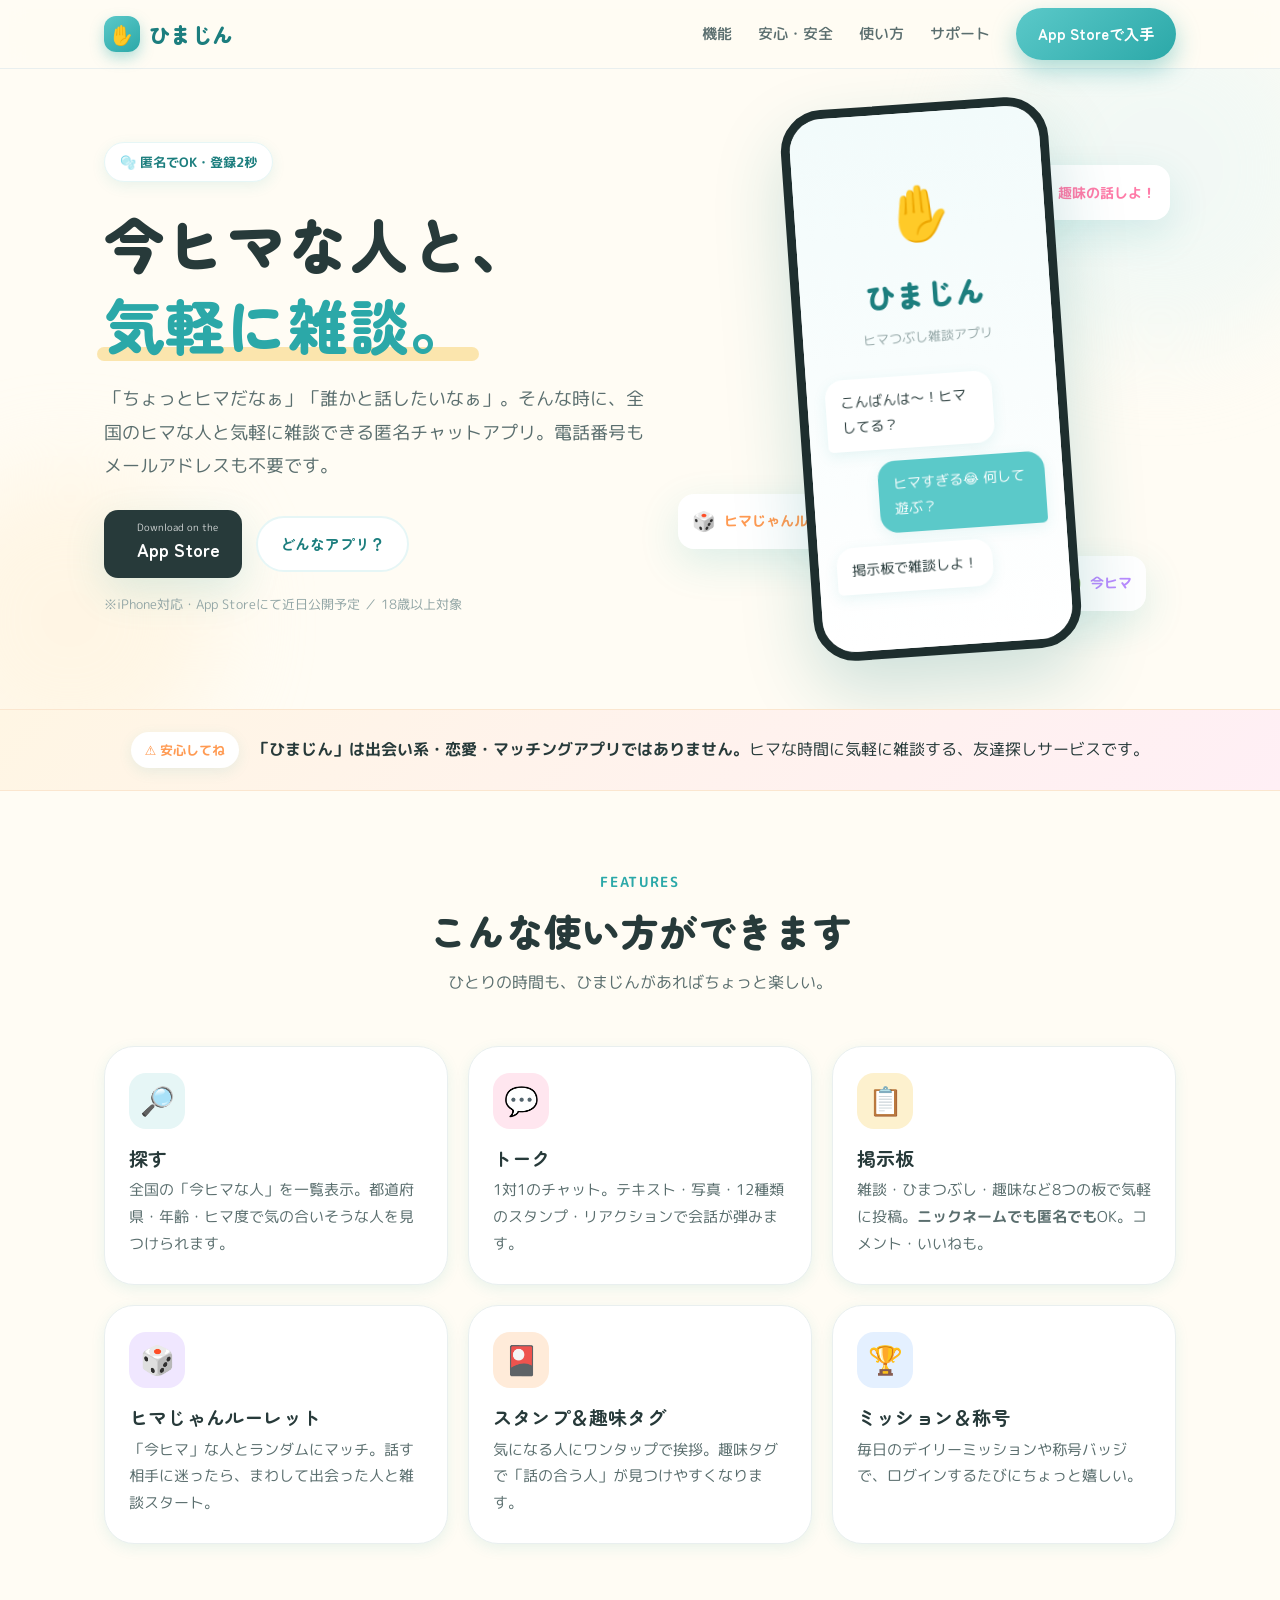
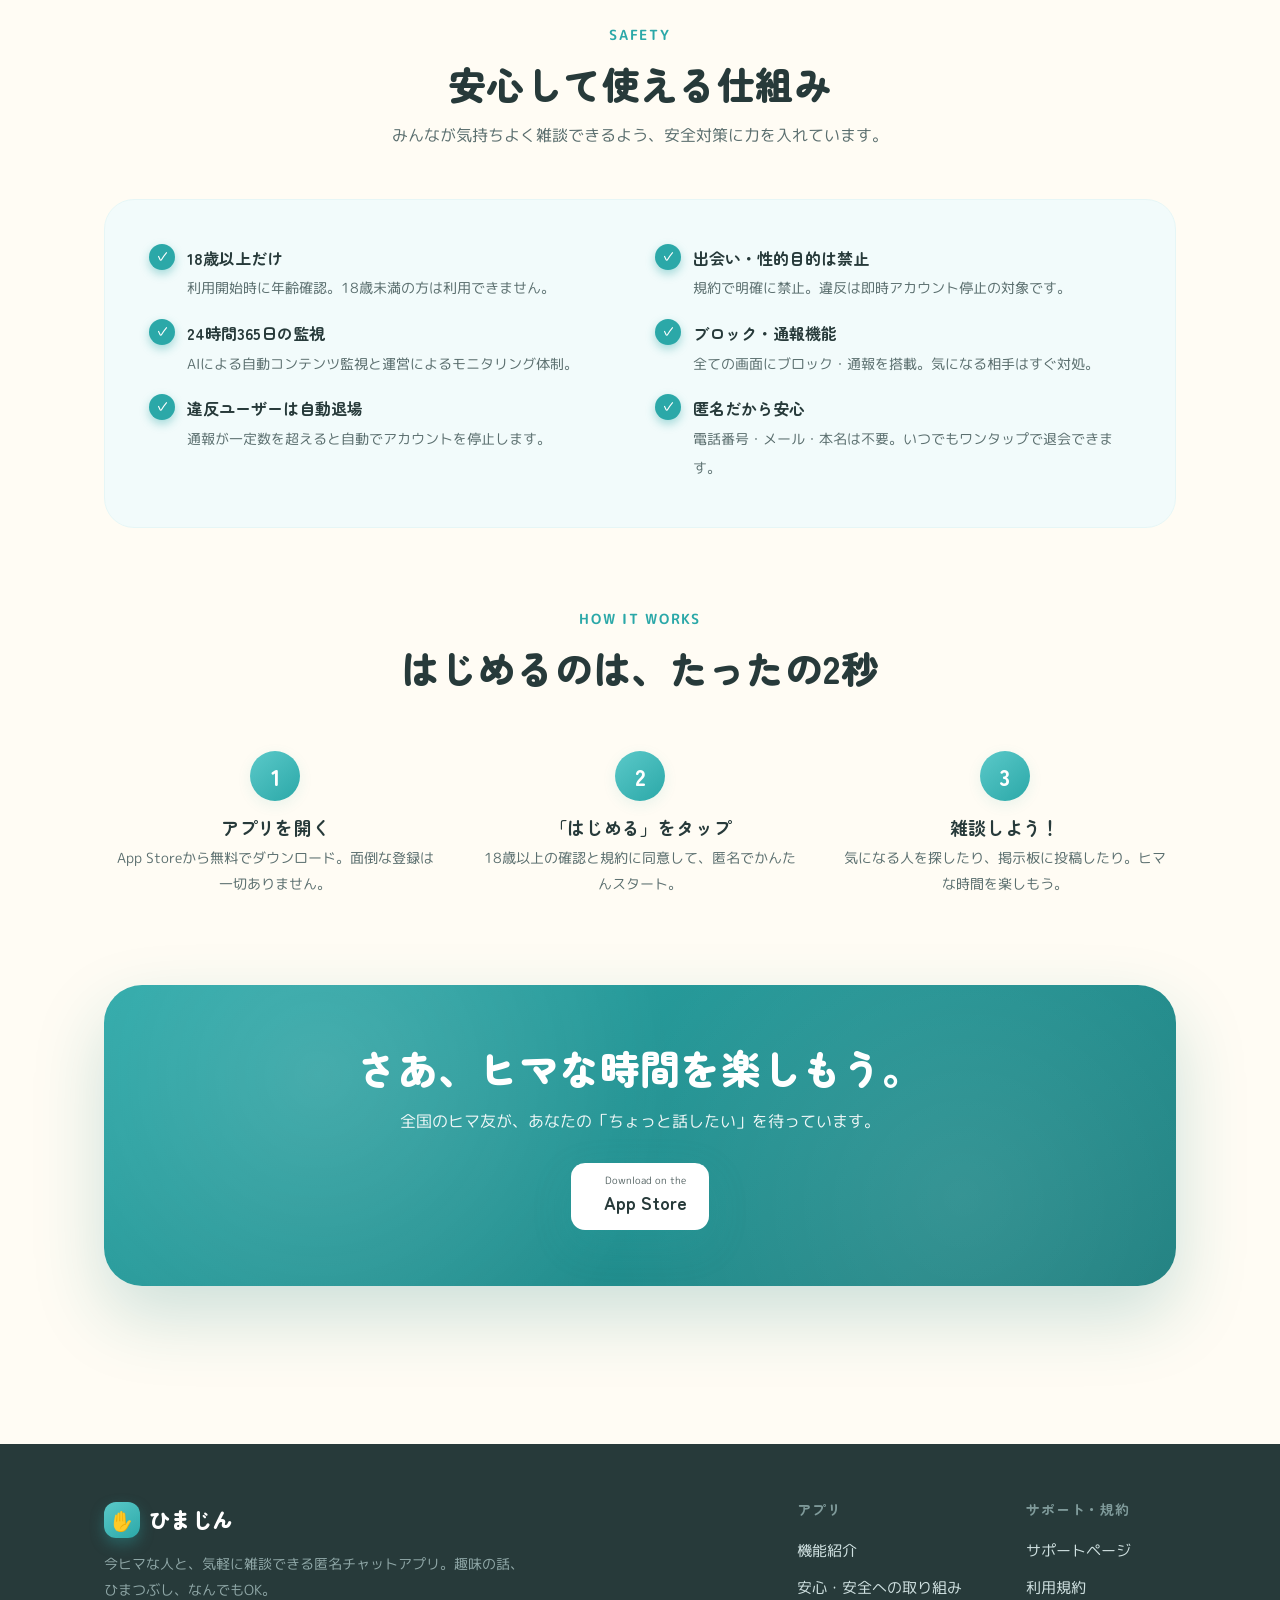
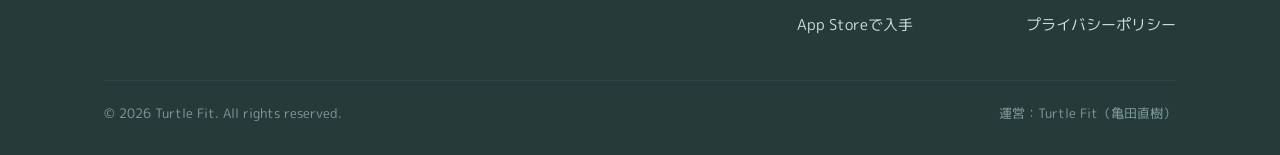
<file: index.html>
<!DOCTYPE html>
<html lang="ja">
<head>
<meta charset="UTF-8">
<meta name="viewport" content="width=device-width, initial-scale=1">
<title>ひまじん｜今ヒマな人と、気軽に雑談チャット</title>
<meta name="description" content="「ひまじん」は、全国のヒマな人と匿名で気軽に雑談できるチャットアプリ。電話番号もメールも不要、2秒で登録。趣味の話やひまつぶしに。出会い系・マッチングアプリではありません。">
<meta property="og:title" content="ひまじん｜今ヒマな人と、気軽に雑談チャット">
<meta property="og:description" content="全国のヒマな人と匿名で気軽に雑談。2秒で登録、趣味やひまつぶしに。">
<meta property="og:type" content="website">
<link rel="icon" href="data:image/svg+xml,<svg xmlns='http://www.w3.org/2000/svg' viewBox='0 0 100 100'><text y='.9em' font-size='90'>✋</text></svg>">
<link rel="stylesheet" href="styles.css">
</head>
<body>

<header class="site-header">
  <div class="wrap nav">
    <a href="index.html" class="brand"><span class="mark">✋</span> ひまじん</a>
    <nav class="nav-links">
      <a href="#features">機能</a>
      <a href="#safety">安心・安全</a>
      <a href="#steps">使い方</a>
      <a href="support.html">サポート</a>
    </nav>
    <a href="https://apps.apple.com/jp/app/id6785186174" class="btn btn-primary">App Storeで入手</a>
  </div>
</header>

<!-- HERO -->
<section class="hero">
  <span class="blob b1"></span><span class="blob b2"></span>
  <div class="wrap hero-grid">
    <div class="hero-copy">
      <span class="eyebrow reveal d1">🫧 匿名でOK・登録2秒</span>
      <h1 class="reveal d2">今ヒマな人と、<br><span class="hl">気軽に雑談。</span></h1>
      <p class="lead reveal d3">「ちょっとヒマだなぁ」「誰かと話したいなぁ」。そんな時に、全国のヒマな人と気軽に雑談できる匿名チャットアプリ。電話番号もメールアドレスも不要です。</p>
      <div class="hero-cta reveal d4">
        <a href="https://apps.apple.com/jp/app/id6785186174" class="store-badge">
          <span class="ico"></span>
          <span><small>Download on the</small><b>App Store</b></span>
        </a>
        <a href="#features" class="btn btn-ghost">どんなアプリ？</a>
      </div>
      <p class="hero-note reveal d5">※iPhone対応・App Storeにて近日公開予定 ／ 18歳以上対象</p>
    </div>

    <div class="hero-art reveal d3">
      <div class="float-chip fc1"><span class="e">💬</span> 趣味の話しよ！</div>
      <div class="float-chip fc2"><span class="e">🎲</span> ヒマじゃんルーレット</div>
      <div class="float-chip fc3"><span class="e">🟢</span> 今ヒマ</div>
      <div class="phone">
        <div class="phone-screen">
          <div class="hand">✋</div>
          <div class="ptitle">ひまじん</div>
          <div class="psub">ヒマつぶし雑談アプリ</div>
          <div class="pbubbles">
            <div class="pb l">こんばんは〜！ヒマしてる？</div>
            <div class="pb r">ヒマすぎる😂 何して遊ぶ？</div>
            <div class="pb l">掲示板で雑談しよ！</div>
          </div>
        </div>
      </div>
    </div>
  </div>
</section>

<!-- SAFETY BAND -->
<div class="safety-band">
  <div class="wrap">
    <span class="tag">⚠️ 安心してね</span>
    <span><b>「ひまじん」は出会い系・恋愛・マッチングアプリではありません。</b>ヒマな時間に気軽に雑談する、友達探しサービスです。</span>
  </div>
</div>

<!-- FEATURES -->
<section id="features" class="section-pad">
  <div class="wrap">
    <div class="section-head">
      <div class="kicker">FEATURES</div>
      <h2>こんな使い方ができます</h2>
      <p>ひとりの時間も、ひまじんがあればちょっと楽しい。</p>
    </div>
    <div class="feat-grid">
      <div class="feat-card reveal d1"><div class="feat-ico i-teal">🔎</div><h3>探す</h3><p>全国の「今ヒマな人」を一覧表示。都道府県・年齢・ヒマ度で気の合いそうな人を見つけられます。</p></div>
      <div class="feat-card reveal d2"><div class="feat-ico i-pink">💬</div><h3>トーク</h3><p>1対1のチャット。テキスト・写真・12種類のスタンプ・リアクションで会話が弾みます。</p></div>
      <div class="feat-card reveal d3"><div class="feat-ico i-yellow">📋</div><h3>掲示板</h3><p>雑談・ひまつぶし・趣味など8つの板で気軽に投稿。<b>ニックネームでも匿名でも</b>OK。コメント・いいねも。</p></div>
      <div class="feat-card reveal d4"><div class="feat-ico i-purple">🎲</div><h3>ヒマじゃんルーレット</h3><p>「今ヒマ」な人とランダムにマッチ。話す相手に迷ったら、まわして出会った人と雑談スタート。</p></div>
      <div class="feat-card reveal d5"><div class="feat-ico i-orange">🎴</div><h3>スタンプ＆趣味タグ</h3><p>気になる人にワンタップで挨拶。趣味タグで「話の合う人」が見つけやすくなります。</p></div>
      <div class="feat-card reveal d6"><div class="feat-ico i-blue">🏆</div><h3>ミッション＆称号</h3><p>毎日のデイリーミッションや称号バッジで、ログインするたびにちょっと嬉しい。</p></div>
    </div>
  </div>
</section>

<!-- SAFETY DETAIL -->
<section id="safety" class="section-pad" style="padding-top:0">
  <div class="wrap">
    <div class="section-head">
      <div class="kicker">SAFETY</div>
      <h2>安心して使える仕組み</h2>
      <p>みんなが気持ちよく雑談できるよう、安全対策に力を入れています。</p>
    </div>
    <div class="safe-wrap">
      <div class="safe-list">
        <div class="safe-item"><span class="ck">✓</span><div><b>18歳以上だけ</b><span>利用開始時に年齢確認。18歳未満の方は利用できません。</span></div></div>
        <div class="safe-item"><span class="ck">✓</span><div><b>出会い・性的目的は禁止</b><span>規約で明確に禁止。違反は即時アカウント停止の対象です。</span></div></div>
        <div class="safe-item"><span class="ck">✓</span><div><b>24時間365日の監視</b><span>AIによる自動コンテンツ監視と運営によるモニタリング体制。</span></div></div>
        <div class="safe-item"><span class="ck">✓</span><div><b>ブロック・通報機能</b><span>全ての画面にブロック・通報を搭載。気になる相手はすぐ対処。</span></div></div>
        <div class="safe-item"><span class="ck">✓</span><div><b>違反ユーザーは自動退場</b><span>通報が一定数を超えると自動でアカウントを停止します。</span></div></div>
        <div class="safe-item"><span class="ck">✓</span><div><b>匿名だから安心</b><span>電話番号・メール・本名は不要。いつでもワンタップで退会できます。</span></div></div>
      </div>
    </div>
  </div>
</section>

<!-- STEPS -->
<section id="steps" class="section-pad" style="padding-top:0">
  <div class="wrap">
    <div class="section-head">
      <div class="kicker">HOW IT WORKS</div>
      <h2>はじめるのは、たったの2秒</h2>
    </div>
    <div class="steps">
      <div class="step reveal d1"><div class="num">1</div><h3>アプリを開く</h3><p>App Storeから無料でダウンロード。面倒な登録は一切ありません。</p></div>
      <div class="step reveal d2"><div class="num">2</div><h3>「はじめる」をタップ</h3><p>18歳以上の確認と規約に同意して、匿名でかんたんスタート。</p></div>
      <div class="step reveal d3"><div class="num">3</div><h3>雑談しよう！</h3><p>気になる人を探したり、掲示板に投稿したり。ヒマな時間を楽しもう。</p></div>
    </div>
  </div>
</section>

<!-- CTA -->
<section class="section-pad" style="padding-top:0">
  <div class="wrap">
    <div class="cta">
      <h2>さあ、ヒマな時間を楽しもう。</h2>
      <p>全国のヒマ友が、あなたの「ちょっと話したい」を待っています。</p>
      <a href="https://apps.apple.com/jp/app/id6785186174" class="store-badge">
        <span class="ico"></span>
        <span><small>Download on the</small><b>App Store</b></span>
      </a>
    </div>
  </div>
</section>

<!-- FOOTER -->
<footer class="site-footer">
  <div class="wrap">
    <div class="foot-grid">
      <div class="foot-brand">
        <a href="index.html" class="brand"><span class="mark">✋</span> ひまじん</a>
        <p>今ヒマな人と、気軽に雑談できる匿名チャットアプリ。趣味の話、ひまつぶし、なんでもOK。</p>
      </div>
      <div class="foot-links">
        <div class="foot-col">
          <h4>アプリ</h4>
          <a href="#features">機能紹介</a>
          <a href="#safety">安心・安全への取り組み</a>
          <a href="https://apps.apple.com/jp/app/id6785186174">App Storeで入手</a>
        </div>
        <div class="foot-col">
          <h4>サポート・規約</h4>
          <a href="support.html">サポートページ</a>
          <a href="terms.html">利用規約</a>
          <a href="privacy.html">プライバシーポリシー</a>
        </div>
      </div>
    </div>
    <div class="foot-bottom">
      <span>© 2026 Turtle Fit. All rights reserved.</span>
      <span>運営：Turtle Fit（亀田直樹）</span>
    </div>
  </div>
</footer>

</body>
</html>
</file>
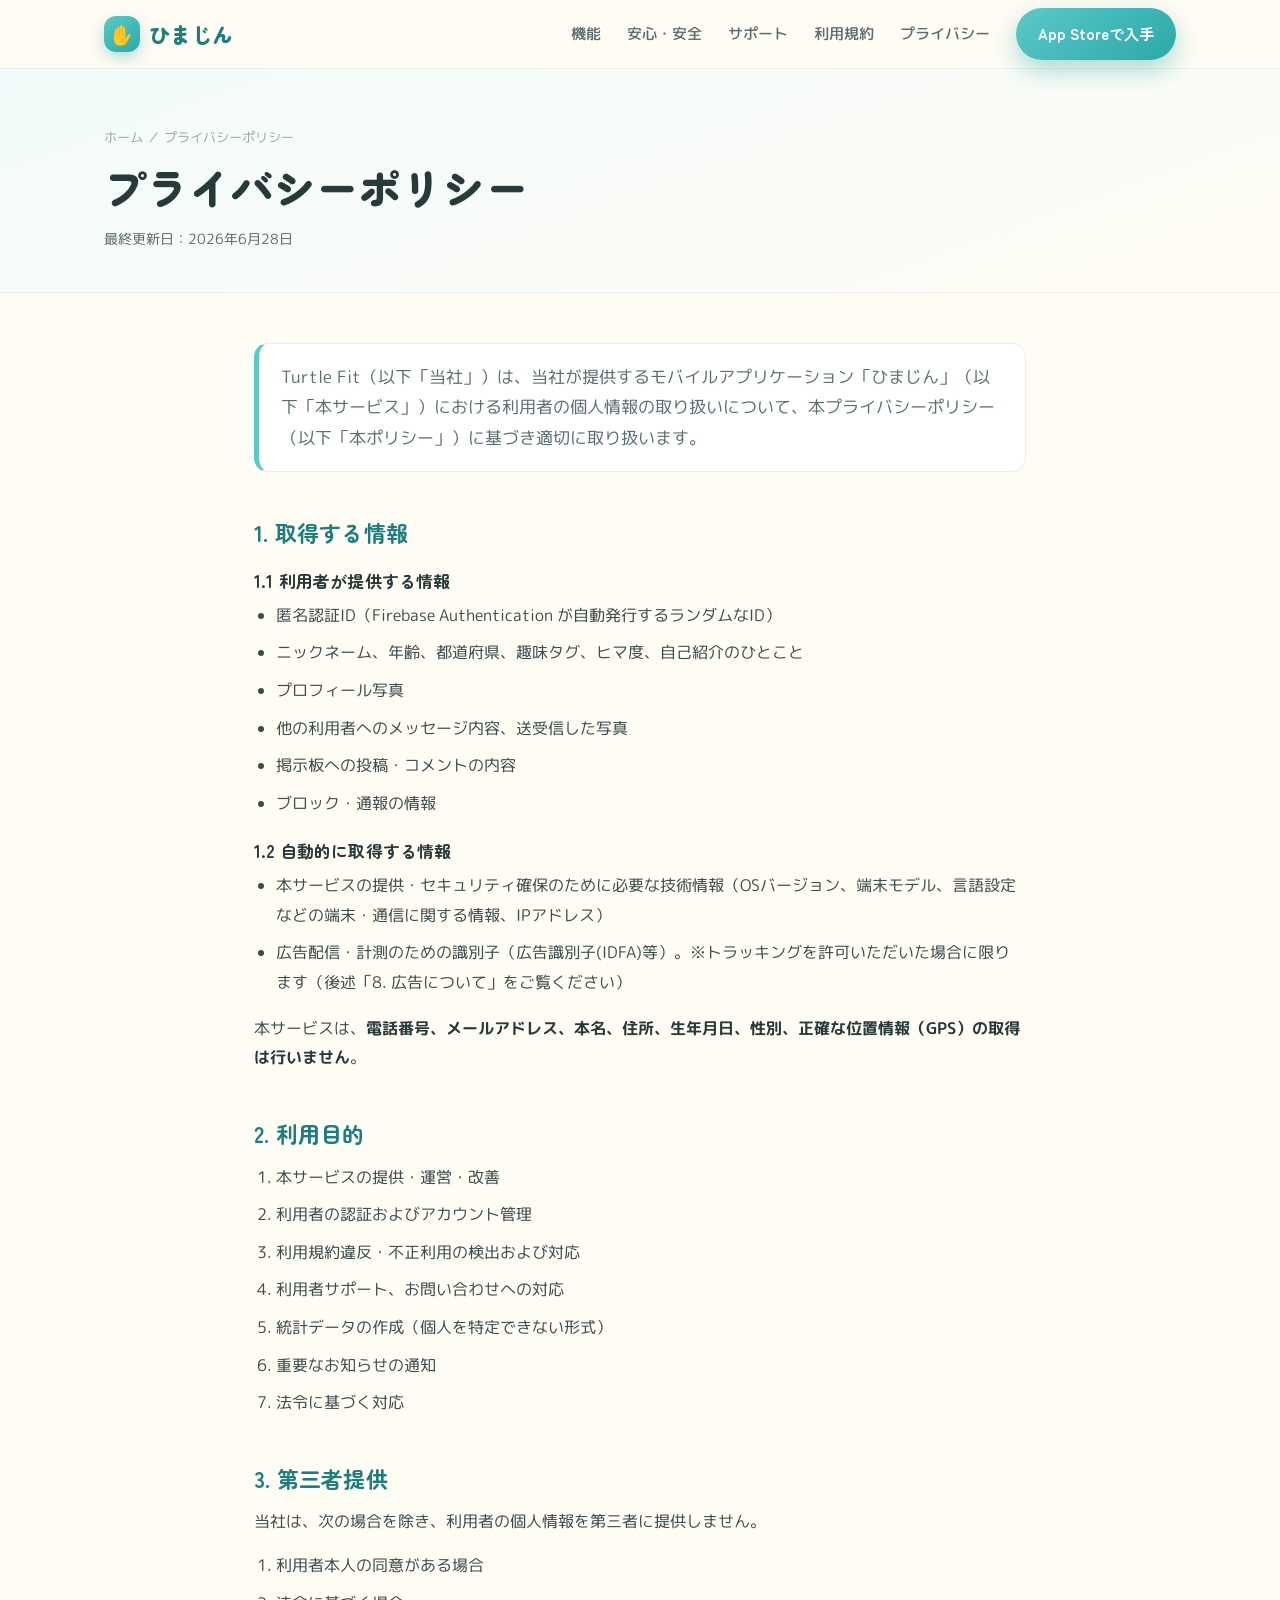
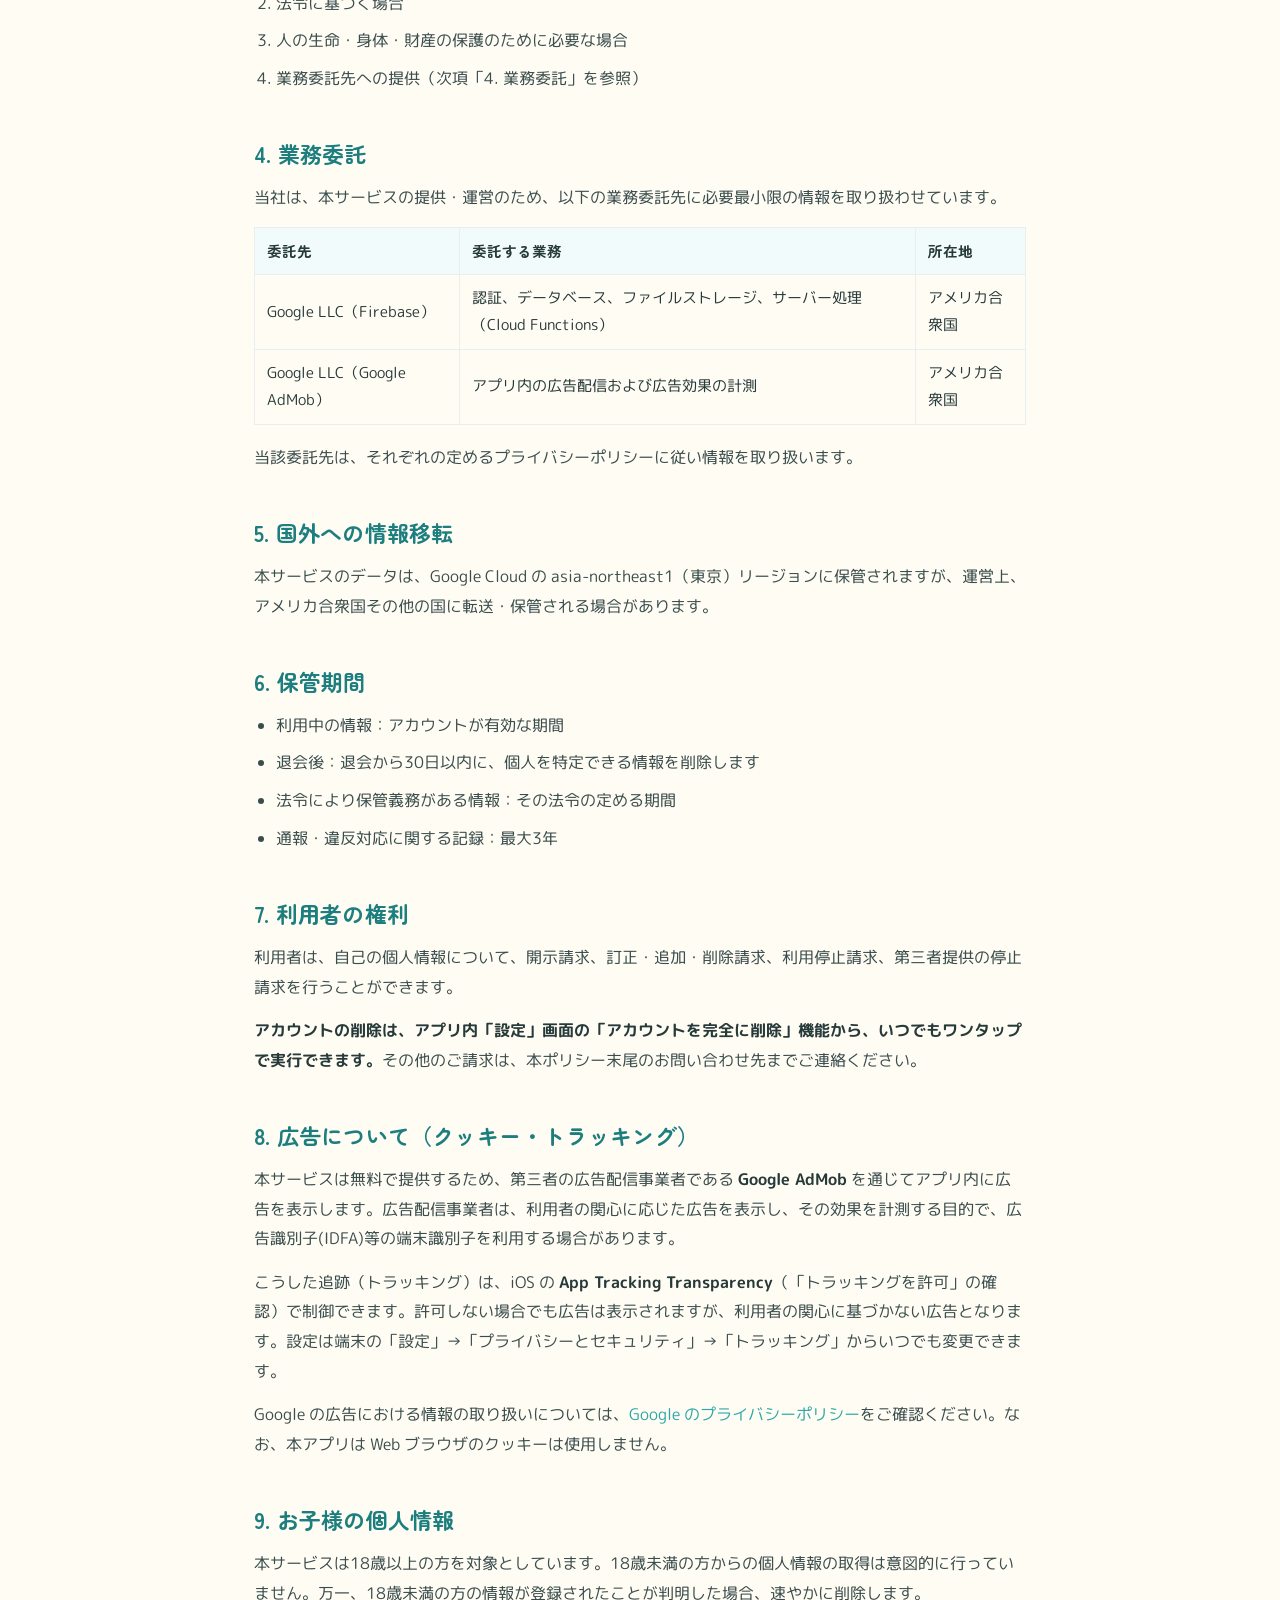
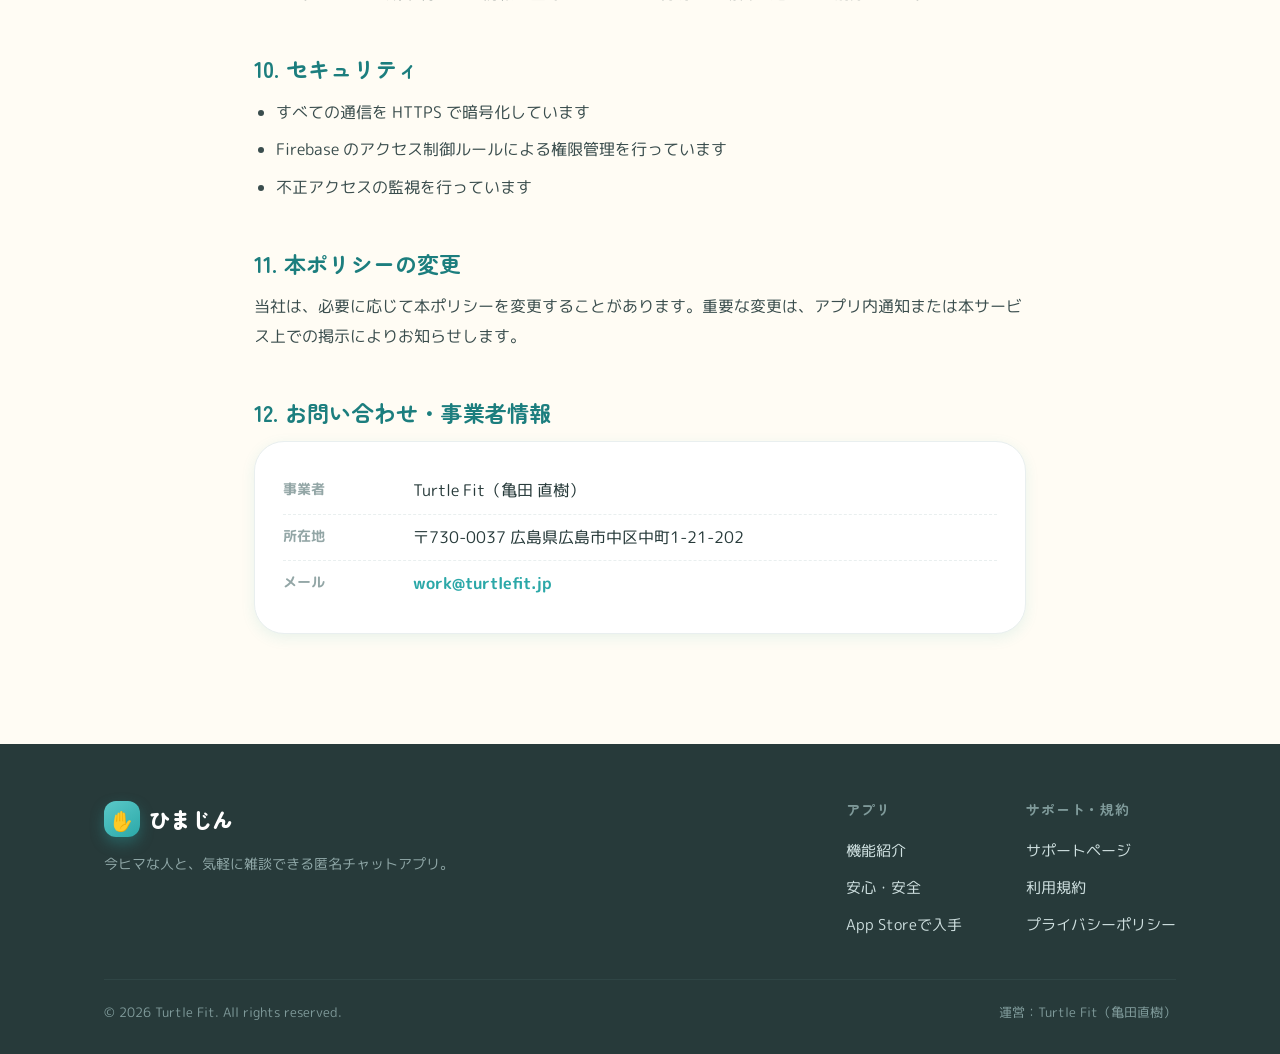
<file: privacy.html>
<!DOCTYPE html>
<html lang="ja">
<head>
<meta charset="UTF-8">
<meta name="viewport" content="width=device-width, initial-scale=1">
<title>プライバシーポリシー｜ひまじん</title>
<meta name="description" content="チャットアプリ「ひまじん」のプライバシーポリシーです。">
<link rel="icon" href="data:image/svg+xml,<svg xmlns='http://www.w3.org/2000/svg' viewBox='0 0 100 100'><text y='.9em' font-size='90'>✋</text></svg>">
<link rel="stylesheet" href="styles.css">
</head>
<body>

<header class="site-header">
  <div class="wrap nav">
    <a href="index.html" class="brand"><span class="mark">✋</span> ひまじん</a>
    <nav class="nav-links">
      <a href="index.html#features">機能</a>
      <a href="index.html#safety">安心・安全</a>
      <a href="support.html">サポート</a>
      <a href="terms.html">利用規約</a>
      <a href="privacy.html">プライバシー</a>
    </nav>
    <a href="https://apps.apple.com/jp/app/id6785186174" class="btn btn-primary">App Storeで入手</a>
  </div>
</header>

<section class="doc-hero">
  <div class="wrap">
    <div class="crumb"><a href="index.html">ホーム</a> ／ プライバシーポリシー</div>
    <h1>プライバシーポリシー</h1>
    <p class="upd">最終更新日：2026年6月28日</p>
  </div>
</section>

<section class="doc-body">
  <div class="wrap doc">
    <p class="lead">Turtle Fit（以下「当社」）は、当社が提供するモバイルアプリケーション「ひまじん」（以下「本サービス」）における利用者の個人情報の取り扱いについて、本プライバシーポリシー（以下「本ポリシー」）に基づき適切に取り扱います。</p>

    <h2>1. 取得する情報</h2>
    <h3>1.1 利用者が提供する情報</h3>
    <ul>
      <li>匿名認証ID（Firebase Authentication が自動発行するランダムなID）</li>
      <li>ニックネーム、年齢、都道府県、趣味タグ、ヒマ度、自己紹介のひとこと</li>
      <li>プロフィール写真</li>
      <li>他の利用者へのメッセージ内容、送受信した写真</li>
      <li>掲示板への投稿・コメントの内容</li>
      <li>ブロック・通報の情報</li>
    </ul>
    <h3>1.2 自動的に取得する情報</h3>
    <ul>
      <li>本サービスの提供・セキュリティ確保のために必要な技術情報（OSバージョン、端末モデル、言語設定などの端末・通信に関する情報、IPアドレス）</li>
      <li>広告配信・計測のための識別子（広告識別子(IDFA)等）。※トラッキングを許可いただいた場合に限ります（後述「8. 広告について」をご覧ください）</li>
    </ul>
    <p>本サービスは、<strong>電話番号、メールアドレス、本名、住所、生年月日、性別、正確な位置情報（GPS）の取得は行いません</strong>。</p>

    <h2>2. 利用目的</h2>
    <ol>
      <li>本サービスの提供・運営・改善</li>
      <li>利用者の認証およびアカウント管理</li>
      <li>利用規約違反・不正利用の検出および対応</li>
      <li>利用者サポート、お問い合わせへの対応</li>
      <li>統計データの作成（個人を特定できない形式）</li>
      <li>重要なお知らせの通知</li>
      <li>法令に基づく対応</li>
    </ol>

    <h2>3. 第三者提供</h2>
    <p>当社は、次の場合を除き、利用者の個人情報を第三者に提供しません。</p>
    <ol>
      <li>利用者本人の同意がある場合</li>
      <li>法令に基づく場合</li>
      <li>人の生命・身体・財産の保護のために必要な場合</li>
      <li>業務委託先への提供（次項「4. 業務委託」を参照）</li>
    </ol>

    <h2>4. 業務委託</h2>
    <p>当社は、本サービスの提供・運営のため、以下の業務委託先に必要最小限の情報を取り扱わせています。</p>
    <table>
      <thead><tr><th>委託先</th><th>委託する業務</th><th>所在地</th></tr></thead>
      <tbody>
        <tr><td>Google LLC（Firebase）</td><td>認証、データベース、ファイルストレージ、サーバー処理（Cloud Functions）</td><td>アメリカ合衆国</td></tr>
        <tr><td>Google LLC（Google AdMob）</td><td>アプリ内の広告配信および広告効果の計測</td><td>アメリカ合衆国</td></tr>
      </tbody>
    </table>
    <p>当該委託先は、それぞれの定めるプライバシーポリシーに従い情報を取り扱います。</p>

    <h2>5. 国外への情報移転</h2>
    <p>本サービスのデータは、Google Cloud の asia-northeast1（東京）リージョンに保管されますが、運営上、アメリカ合衆国その他の国に転送・保管される場合があります。</p>

    <h2>6. 保管期間</h2>
    <ul>
      <li>利用中の情報：アカウントが有効な期間</li>
      <li>退会後：退会から30日以内に、個人を特定できる情報を削除します</li>
      <li>法令により保管義務がある情報：その法令の定める期間</li>
      <li>通報・違反対応に関する記録：最大3年</li>
    </ul>

    <h2>7. 利用者の権利</h2>
    <p>利用者は、自己の個人情報について、開示請求、訂正・追加・削除請求、利用停止請求、第三者提供の停止請求を行うことができます。</p>
    <p><strong>アカウントの削除は、アプリ内「設定」画面の「アカウントを完全に削除」機能から、いつでもワンタップで実行できます。</strong>その他のご請求は、本ポリシー末尾のお問い合わせ先までご連絡ください。</p>

    <h2>8. 広告について（クッキー・トラッキング）</h2>
    <p>本サービスは無料で提供するため、第三者の広告配信事業者である <strong>Google AdMob</strong> を通じてアプリ内に広告を表示します。広告配信事業者は、利用者の関心に応じた広告を表示し、その効果を計測する目的で、広告識別子(IDFA)等の端末識別子を利用する場合があります。</p>
    <p>こうした追跡（トラッキング）は、iOS の <strong>App Tracking Transparency</strong>（「トラッキングを許可」の確認）で制御できます。許可しない場合でも広告は表示されますが、利用者の関心に基づかない広告となります。設定は端末の「設定」→「プライバシーとセキュリティ」→「トラッキング」からいつでも変更できます。</p>
    <p>Google の広告における情報の取り扱いについては、<a href="https://policies.google.com/privacy" class="tealtext">Google のプライバシーポリシー</a>をご確認ください。なお、本アプリは Web ブラウザのクッキーは使用しません。</p>

    <h2>9. お子様の個人情報</h2>
    <p>本サービスは18歳以上の方を対象としています。18歳未満の方からの個人情報の取得は意図的に行っていません。万一、18歳未満の方の情報が登録されたことが判明した場合、速やかに削除します。</p>

    <h2>10. セキュリティ</h2>
    <ul>
      <li>すべての通信を HTTPS で暗号化しています</li>
      <li>Firebase のアクセス制御ルールによる権限管理を行っています</li>
      <li>不正アクセスの監視を行っています</li>
    </ul>

    <h2>11. 本ポリシーの変更</h2>
    <p>当社は、必要に応じて本ポリシーを変更することがあります。重要な変更は、アプリ内通知または本サービス上での掲示によりお知らせします。</p>

    <h2>12. お問い合わせ・事業者情報</h2>
    <div class="contact-card">
      <div class="row"><span class="k">事業者</span><span>Turtle Fit（亀田 直樹）</span></div>
      <div class="row"><span class="k">所在地</span><span>〒730-0037 広島県広島市中区中町1-21-202</span></div>
      <div class="row"><span class="k">メール</span><span><a href="mailto:work@turtlefit.jp" class="tealtext"><b>work@turtlefit.jp</b></a></span></div>
    </div>

  </div>
</section>

<footer class="site-footer">
  <div class="wrap">
    <div class="foot-grid">
      <div class="foot-brand">
        <a href="index.html" class="brand"><span class="mark">✋</span> ひまじん</a>
        <p>今ヒマな人と、気軽に雑談できる匿名チャットアプリ。</p>
      </div>
      <div class="foot-links">
        <div class="foot-col">
          <h4>アプリ</h4>
          <a href="index.html#features">機能紹介</a>
          <a href="index.html#safety">安心・安全</a>
          <a href="https://apps.apple.com/jp/app/id6785186174">App Storeで入手</a>
        </div>
        <div class="foot-col">
          <h4>サポート・規約</h4>
          <a href="support.html">サポートページ</a>
          <a href="terms.html">利用規約</a>
          <a href="privacy.html">プライバシーポリシー</a>
        </div>
      </div>
    </div>
    <div class="foot-bottom">
      <span>© 2026 Turtle Fit. All rights reserved.</span>
      <span>運営：Turtle Fit（亀田直樹）</span>
    </div>
  </div>
</footer>

</body>
</html>
</file>
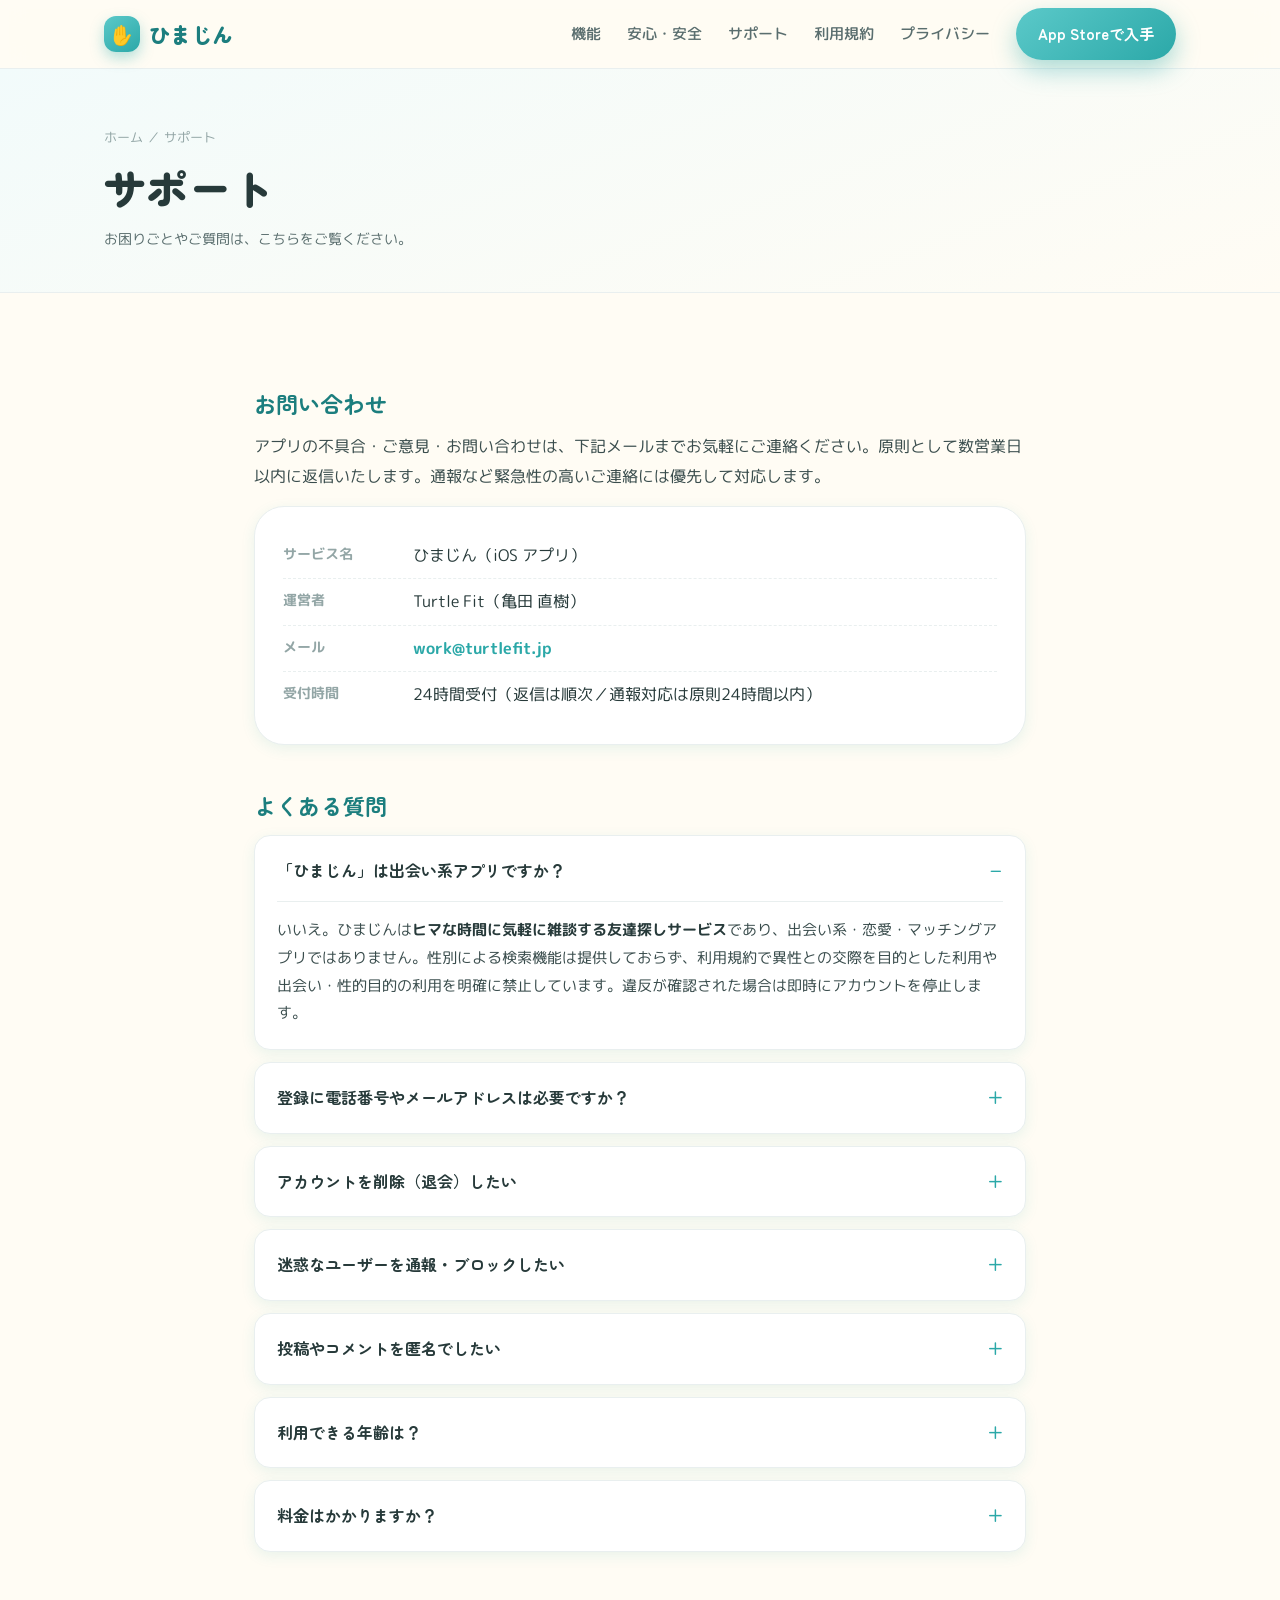
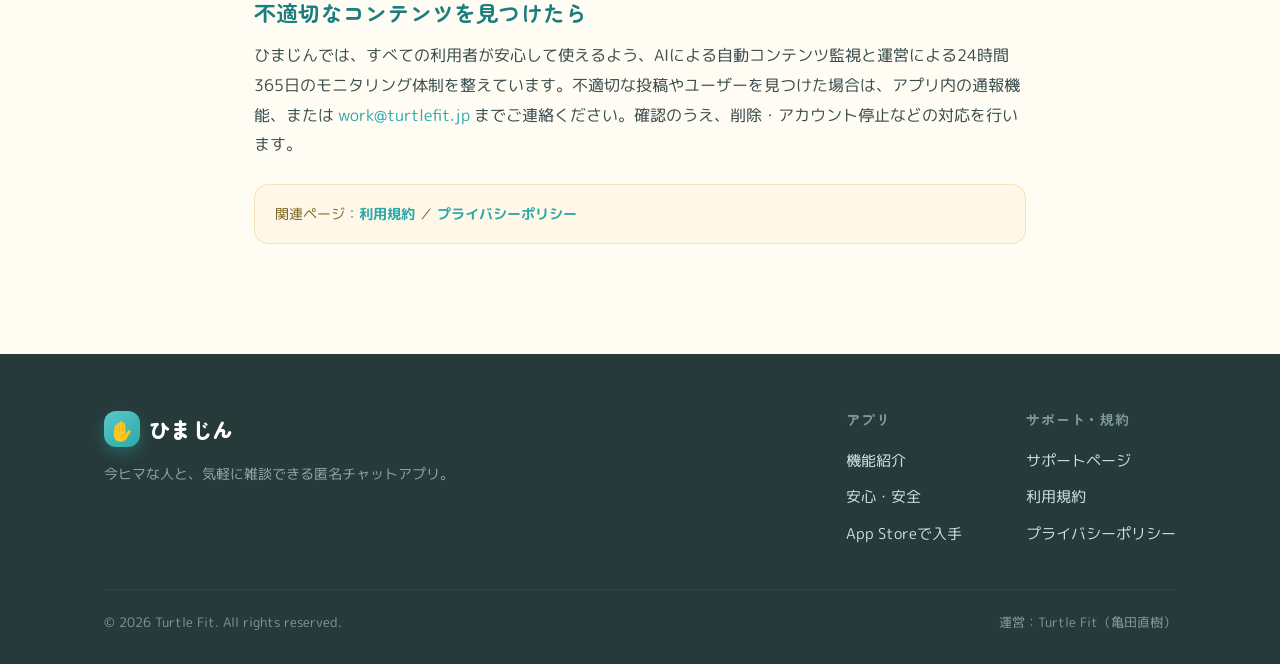
<file: support.html>
<!DOCTYPE html>
<html lang="ja">
<head>
<meta charset="UTF-8">
<meta name="viewport" content="width=device-width, initial-scale=1">
<title>サポート｜ひまじん</title>
<meta name="description" content="チャットアプリ「ひまじん」のサポートページ。お問い合わせ・よくある質問・アカウント削除や通報の方法をご案内します。">
<link rel="icon" href="data:image/svg+xml,<svg xmlns='http://www.w3.org/2000/svg' viewBox='0 0 100 100'><text y='.9em' font-size='90'>✋</text></svg>">
<link rel="stylesheet" href="styles.css">
</head>
<body>

<header class="site-header">
  <div class="wrap nav">
    <a href="index.html" class="brand"><span class="mark">✋</span> ひまじん</a>
    <nav class="nav-links">
      <a href="index.html#features">機能</a>
      <a href="index.html#safety">安心・安全</a>
      <a href="support.html">サポート</a>
      <a href="terms.html">利用規約</a>
      <a href="privacy.html">プライバシー</a>
    </nav>
    <a href="https://apps.apple.com/jp/app/id6785186174" class="btn btn-primary">App Storeで入手</a>
  </div>
</header>

<section class="doc-hero">
  <div class="wrap">
    <div class="crumb"><a href="index.html">ホーム</a> ／ サポート</div>
    <h1>サポート</h1>
    <p class="upd">お困りごとやご質問は、こちらをご覧ください。</p>
  </div>
</section>

<section class="doc-body">
  <div class="wrap doc">

    <h2>お問い合わせ</h2>
    <p>アプリの不具合・ご意見・お問い合わせは、下記メールまでお気軽にご連絡ください。原則として数営業日以内に返信いたします。通報など緊急性の高いご連絡には優先して対応します。</p>
    <div class="contact-card">
      <div class="row"><span class="k">サービス名</span><span>ひまじん（iOS アプリ）</span></div>
      <div class="row"><span class="k">運営者</span><span>Turtle Fit（亀田 直樹）</span></div>
      <div class="row"><span class="k">メール</span><span><a href="mailto:work@turtlefit.jp" class="tealtext"><b>work@turtlefit.jp</b></a></span></div>
      <div class="row"><span class="k">受付時間</span><span>24時間受付（返信は順次／通報対応は原則24時間以内）</span></div>
    </div>

    <h2>よくある質問</h2>
    <div class="faq">
      <details open>
        <summary>「ひまじん」は出会い系アプリですか？</summary>
        <div class="ans">いいえ。ひまじんは<strong>ヒマな時間に気軽に雑談する友達探しサービス</strong>であり、出会い系・恋愛・マッチングアプリではありません。性別による検索機能は提供しておらず、利用規約で異性との交際を目的とした利用や出会い・性的目的の利用を明確に禁止しています。違反が確認された場合は即時にアカウントを停止します。</div>
      </details>
      <details>
        <summary>登録に電話番号やメールアドレスは必要ですか？</summary>
        <div class="ans">不要です。アプリを開いて「はじめる」をタップするだけ、匿名でかんたんに利用を開始できます。電話番号・メールアドレス・本名・住所などの個人情報は登録しません。</div>
      </details>
      <details>
        <summary>アカウントを削除（退会）したい</summary>
        <div class="ans">アプリ内の「マイページ」→「設定」→「アカウントを完全に削除」からいつでもワンタップで退会できます。退会後は、個人を特定できる情報を順次削除します（詳細は<a href="privacy.html" class="tealtext">プライバシーポリシー</a>をご覧ください）。</div>
      </details>
      <details>
        <summary>迷惑なユーザーを通報・ブロックしたい</summary>
        <div class="ans">プロフィール画面・トーク画面・掲示板の各メニュー（「…」アイコン）から「通報」「ブロック」を行えます。通報内容は運営が確認し、原則24時間以内に対応します。一定数の通報を受けたユーザーは自動的にアカウント停止の対象となります。緊急の場合は <a href="mailto:work@turtlefit.jp" class="tealtext">work@turtlefit.jp</a> までご連絡ください。</div>
      </details>
      <details>
        <summary>投稿やコメントを匿名でしたい</summary>
        <div class="ans">掲示板の投稿・コメントでは、投稿ごとに「ニックネーム」か「匿名」かを選べます。「匿名」を選ぶと、表示名が「匿名さん」となりプロフィール写真も表示されません。なお、規約違反への対応のため、運営側では投稿者の識別情報を保持しています。</div>
      </details>
      <details>
        <summary>利用できる年齢は？</summary>
        <div class="ans">18歳以上の方のみご利用いただけます。利用開始時に年齢確認を行っており、18歳未満の方はご利用いただけません。</div>
      </details>
      <details>
        <summary>料金はかかりますか？</summary>
        <div class="ans">基本機能はすべて無料でご利用いただけます。</div>
      </details>
    </div>

    <h2>不適切なコンテンツを見つけたら</h2>
    <p>ひまじんでは、すべての利用者が安心して使えるよう、AIによる自動コンテンツ監視と運営による24時間365日のモニタリング体制を整えています。不適切な投稿やユーザーを見つけた場合は、アプリ内の通報機能、または <a href="mailto:work@turtlefit.jp" class="tealtext">work@turtlefit.jp</a> までご連絡ください。確認のうえ、削除・アカウント停止などの対応を行います。</p>

    <div class="note-box" style="margin-top:24px">関連ページ：<a href="terms.html" class="tealtext"><b>利用規約</b></a> ／ <a href="privacy.html" class="tealtext"><b>プライバシーポリシー</b></a></div>

  </div>
</section>

<footer class="site-footer">
  <div class="wrap">
    <div class="foot-grid">
      <div class="foot-brand">
        <a href="index.html" class="brand"><span class="mark">✋</span> ひまじん</a>
        <p>今ヒマな人と、気軽に雑談できる匿名チャットアプリ。</p>
      </div>
      <div class="foot-links">
        <div class="foot-col">
          <h4>アプリ</h4>
          <a href="index.html#features">機能紹介</a>
          <a href="index.html#safety">安心・安全</a>
          <a href="https://apps.apple.com/jp/app/id6785186174">App Storeで入手</a>
        </div>
        <div class="foot-col">
          <h4>サポート・規約</h4>
          <a href="support.html">サポートページ</a>
          <a href="terms.html">利用規約</a>
          <a href="privacy.html">プライバシーポリシー</a>
        </div>
      </div>
    </div>
    <div class="foot-bottom">
      <span>© 2026 Turtle Fit. All rights reserved.</span>
      <span>運営：Turtle Fit（亀田直樹）</span>
    </div>
  </div>
</footer>

</body>
</html>
</file>
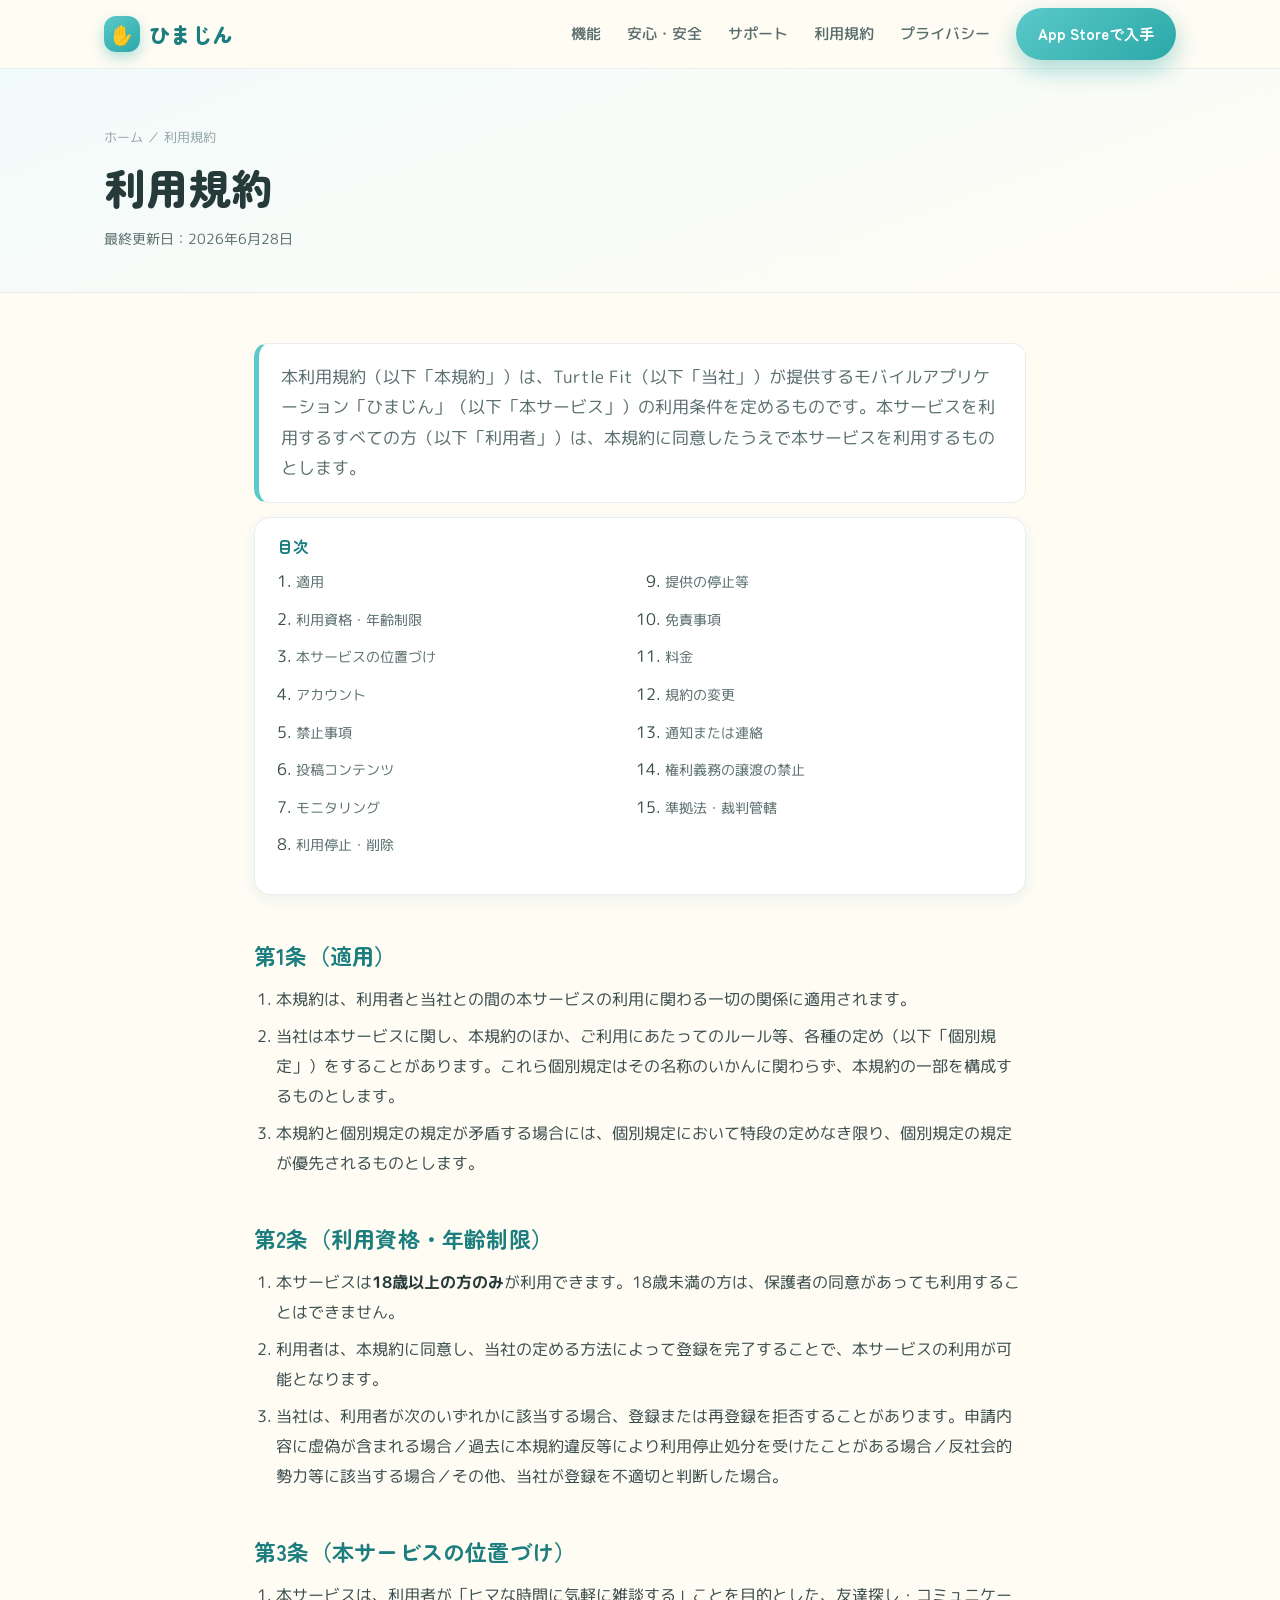
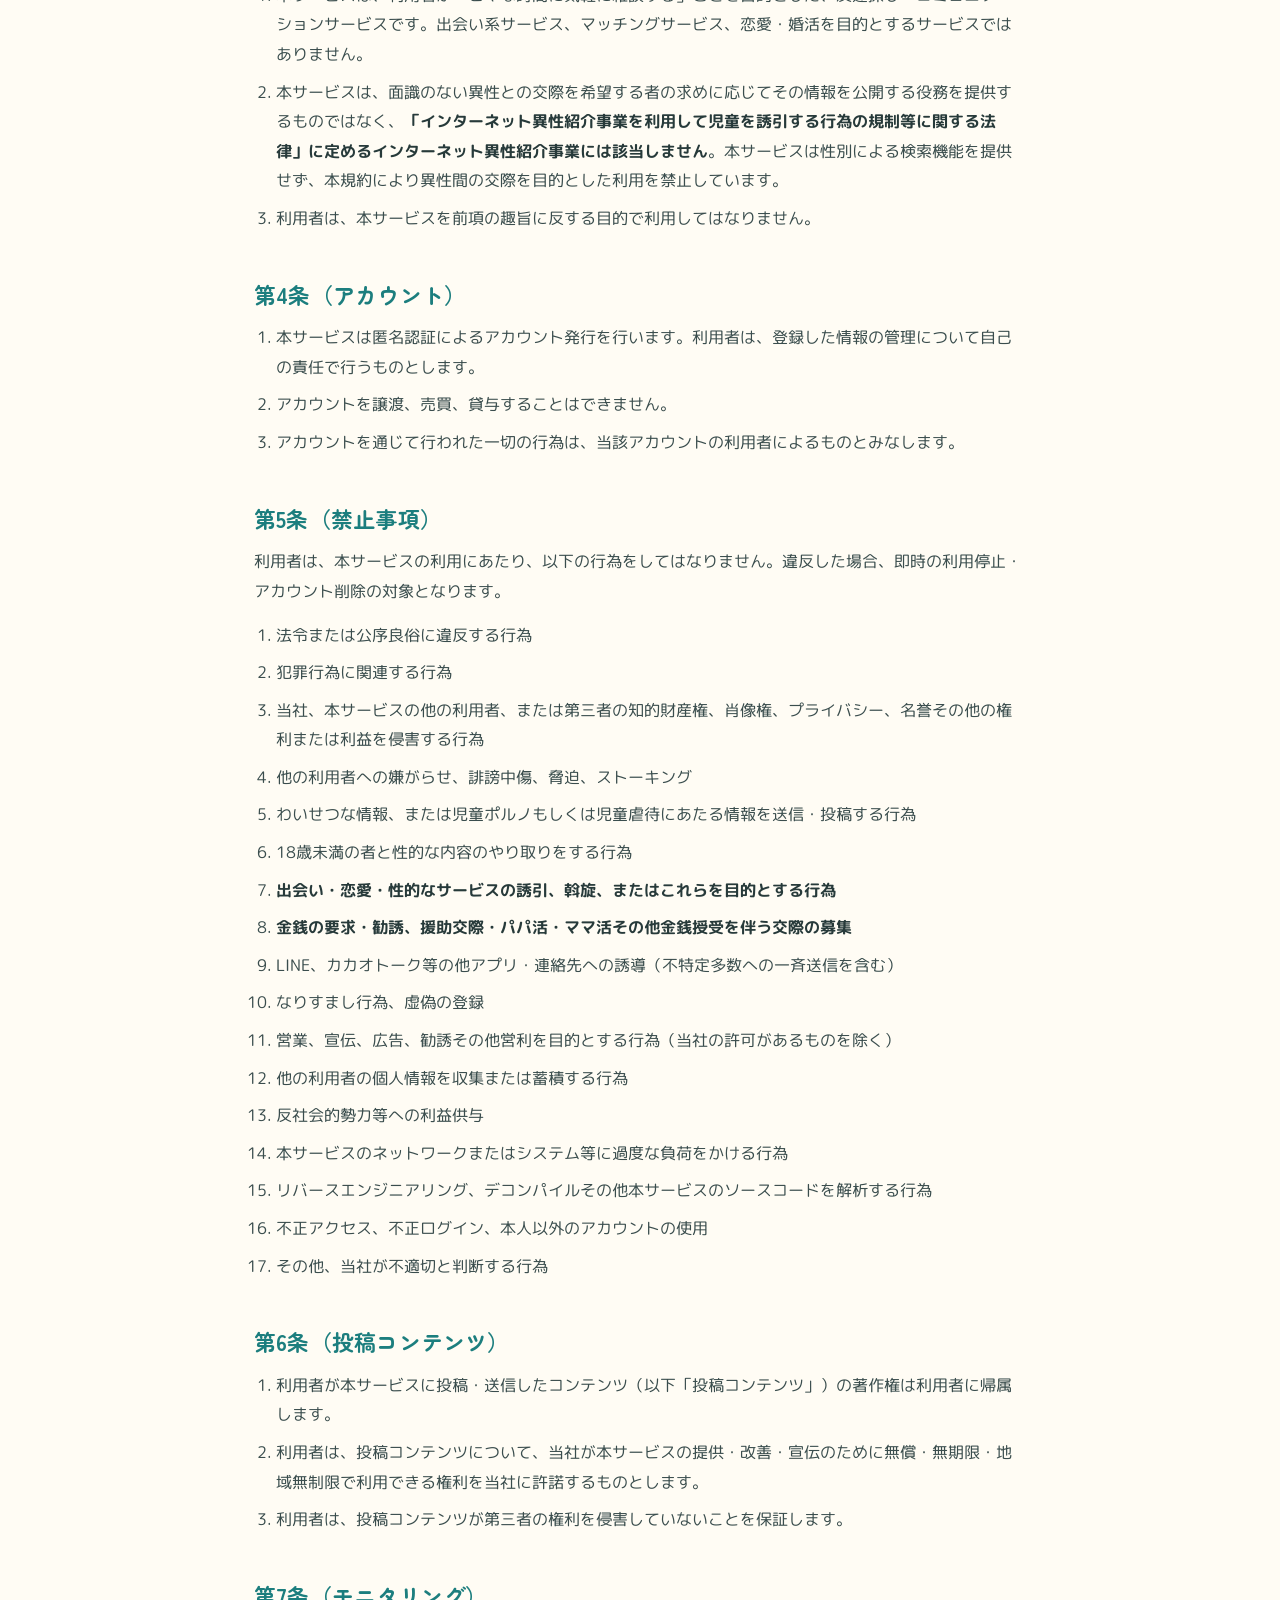
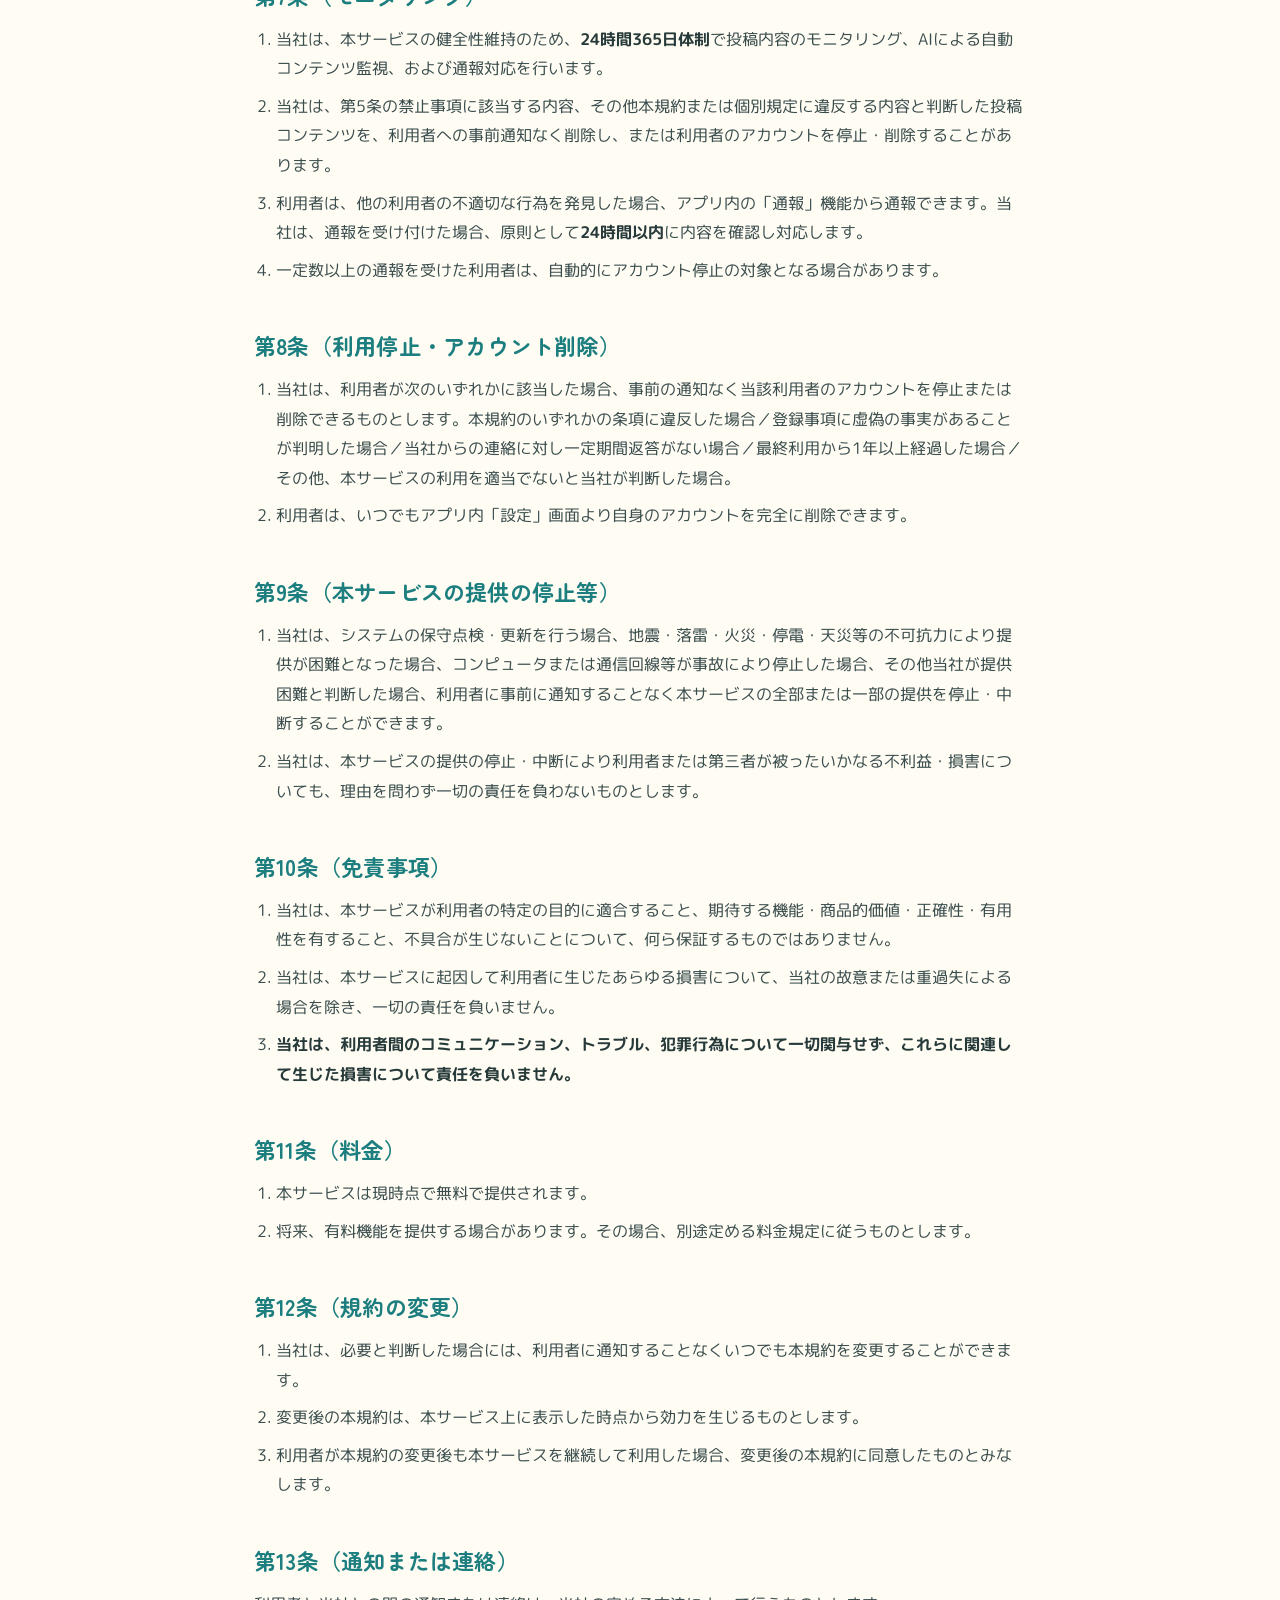
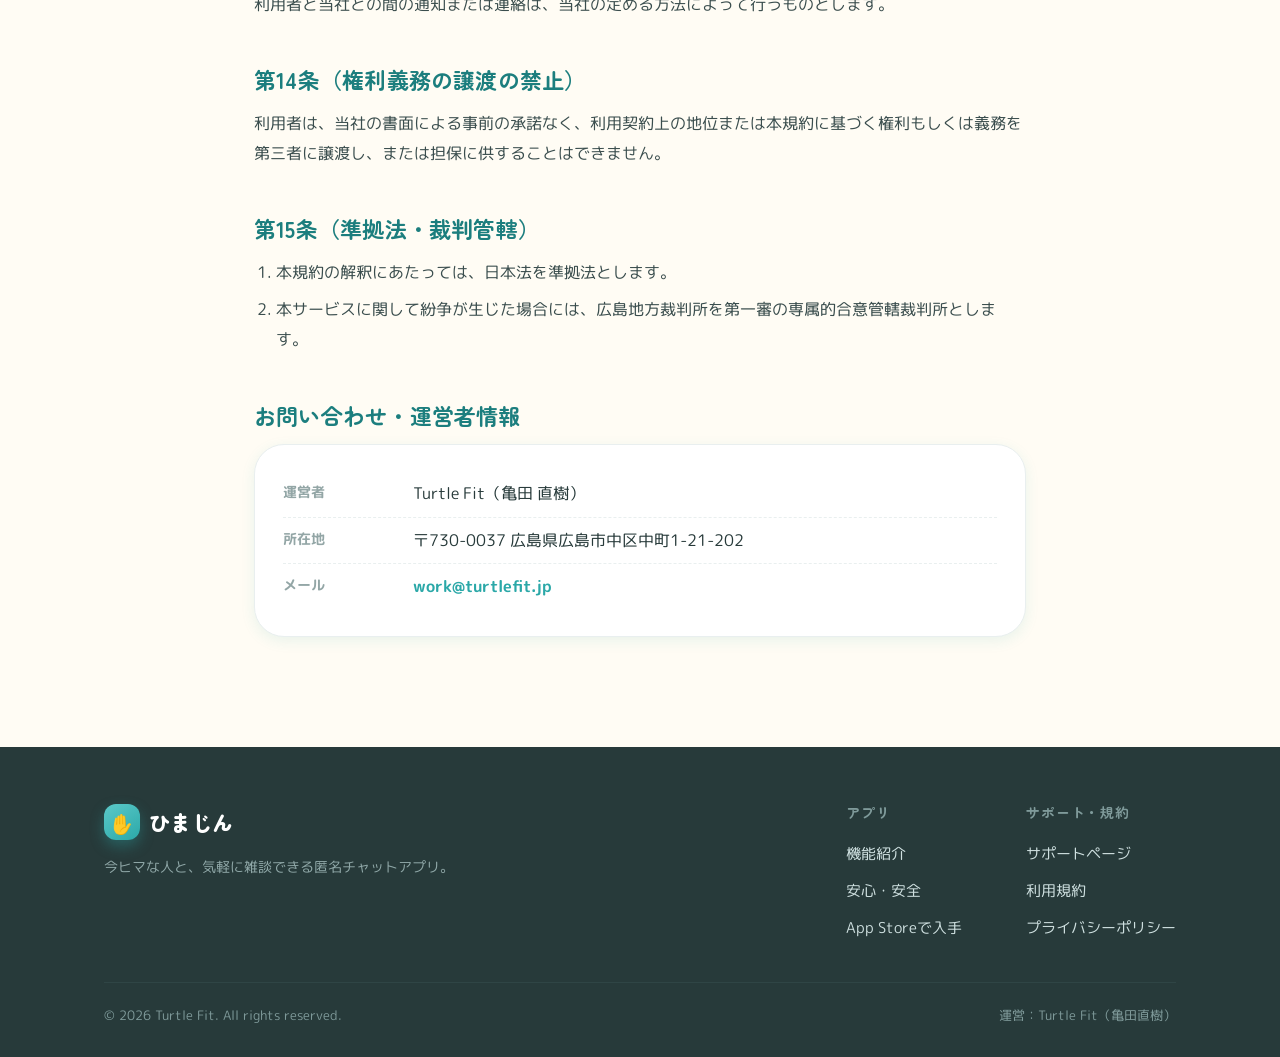
<file: terms.html>
<!DOCTYPE html>
<html lang="ja">
<head>
<meta charset="UTF-8">
<meta name="viewport" content="width=device-width, initial-scale=1">
<title>利用規約｜ひまじん</title>
<meta name="description" content="チャットアプリ「ひまじん」の利用規約です。">
<link rel="icon" href="data:image/svg+xml,<svg xmlns='http://www.w3.org/2000/svg' viewBox='0 0 100 100'><text y='.9em' font-size='90'>✋</text></svg>">
<link rel="stylesheet" href="styles.css">
</head>
<body>

<header class="site-header">
  <div class="wrap nav">
    <a href="index.html" class="brand"><span class="mark">✋</span> ひまじん</a>
    <nav class="nav-links">
      <a href="index.html#features">機能</a>
      <a href="index.html#safety">安心・安全</a>
      <a href="support.html">サポート</a>
      <a href="terms.html">利用規約</a>
      <a href="privacy.html">プライバシー</a>
    </nav>
    <a href="https://apps.apple.com/jp/app/id6785186174" class="btn btn-primary">App Storeで入手</a>
  </div>
</header>

<section class="doc-hero">
  <div class="wrap">
    <div class="crumb"><a href="index.html">ホーム</a> ／ 利用規約</div>
    <h1>利用規約</h1>
    <p class="upd">最終更新日：2026年6月28日</p>
  </div>
</section>

<section class="doc-body">
  <div class="wrap doc">
    <p class="lead">本利用規約（以下「本規約」）は、Turtle Fit（以下「当社」）が提供するモバイルアプリケーション「ひまじん」（以下「本サービス」）の利用条件を定めるものです。本サービスを利用するすべての方（以下「利用者」）は、本規約に同意したうえで本サービスを利用するものとします。</p>

    <div class="toc">
      <h4>目次</h4>
      <ol>
        <li><a href="#a1">適用</a></li>
        <li><a href="#a2">利用資格・年齢制限</a></li>
        <li><a href="#a3">本サービスの位置づけ</a></li>
        <li><a href="#a4">アカウント</a></li>
        <li><a href="#a5">禁止事項</a></li>
        <li><a href="#a6">投稿コンテンツ</a></li>
        <li><a href="#a7">モニタリング</a></li>
        <li><a href="#a8">利用停止・削除</a></li>
        <li><a href="#a9">提供の停止等</a></li>
        <li><a href="#a10">免責事項</a></li>
        <li><a href="#a11">料金</a></li>
        <li><a href="#a12">規約の変更</a></li>
        <li><a href="#a13">通知または連絡</a></li>
        <li><a href="#a14">権利義務の譲渡の禁止</a></li>
        <li><a href="#a15">準拠法・裁判管轄</a></li>
      </ol>
    </div>

    <h2 id="a1">第1条（適用）</h2>
    <ol>
      <li>本規約は、利用者と当社との間の本サービスの利用に関わる一切の関係に適用されます。</li>
      <li>当社は本サービスに関し、本規約のほか、ご利用にあたってのルール等、各種の定め（以下「個別規定」）をすることがあります。これら個別規定はその名称のいかんに関わらず、本規約の一部を構成するものとします。</li>
      <li>本規約と個別規定の規定が矛盾する場合には、個別規定において特段の定めなき限り、個別規定の規定が優先されるものとします。</li>
    </ol>

    <h2 id="a2">第2条（利用資格・年齢制限）</h2>
    <ol>
      <li>本サービスは<strong>18歳以上の方のみ</strong>が利用できます。18歳未満の方は、保護者の同意があっても利用することはできません。</li>
      <li>利用者は、本規約に同意し、当社の定める方法によって登録を完了することで、本サービスの利用が可能となります。</li>
      <li>当社は、利用者が次のいずれかに該当する場合、登録または再登録を拒否することがあります。申請内容に虚偽が含まれる場合／過去に本規約違反等により利用停止処分を受けたことがある場合／反社会的勢力等に該当する場合／その他、当社が登録を不適切と判断した場合。</li>
    </ol>

    <h2 id="a3">第3条（本サービスの位置づけ）</h2>
    <ol>
      <li>本サービスは、利用者が「ヒマな時間に気軽に雑談する」ことを目的とした、友達探し・コミュニケーションサービスです。出会い系サービス、マッチングサービス、恋愛・婚活を目的とするサービスではありません。</li>
      <li>本サービスは、面識のない異性との交際を希望する者の求めに応じてその情報を公開する役務を提供するものではなく、<strong>「インターネット異性紹介事業を利用して児童を誘引する行為の規制等に関する法律」に定めるインターネット異性紹介事業には該当しません</strong>。本サービスは性別による検索機能を提供せず、本規約により異性間の交際を目的とした利用を禁止しています。</li>
      <li>利用者は、本サービスを前項の趣旨に反する目的で利用してはなりません。</li>
    </ol>

    <h2 id="a4">第4条（アカウント）</h2>
    <ol>
      <li>本サービスは匿名認証によるアカウント発行を行います。利用者は、登録した情報の管理について自己の責任で行うものとします。</li>
      <li>アカウントを譲渡、売買、貸与することはできません。</li>
      <li>アカウントを通じて行われた一切の行為は、当該アカウントの利用者によるものとみなします。</li>
    </ol>

    <h2 id="a5">第5条（禁止事項）</h2>
    <p>利用者は、本サービスの利用にあたり、以下の行為をしてはなりません。違反した場合、即時の利用停止・アカウント削除の対象となります。</p>
    <ol>
      <li>法令または公序良俗に違反する行為</li>
      <li>犯罪行為に関連する行為</li>
      <li>当社、本サービスの他の利用者、または第三者の知的財産権、肖像権、プライバシー、名誉その他の権利または利益を侵害する行為</li>
      <li>他の利用者への嫌がらせ、誹謗中傷、脅迫、ストーキング</li>
      <li>わいせつな情報、または児童ポルノもしくは児童虐待にあたる情報を送信・投稿する行為</li>
      <li>18歳未満の者と性的な内容のやり取りをする行為</li>
      <li><strong>出会い・恋愛・性的なサービスの誘引、斡旋、またはこれらを目的とする行為</strong></li>
      <li><strong>金銭の要求・勧誘、援助交際・パパ活・ママ活その他金銭授受を伴う交際の募集</strong></li>
      <li>LINE、カカオトーク等の他アプリ・連絡先への誘導（不特定多数への一斉送信を含む）</li>
      <li>なりすまし行為、虚偽の登録</li>
      <li>営業、宣伝、広告、勧誘その他営利を目的とする行為（当社の許可があるものを除く）</li>
      <li>他の利用者の個人情報を収集または蓄積する行為</li>
      <li>反社会的勢力等への利益供与</li>
      <li>本サービスのネットワークまたはシステム等に過度な負荷をかける行為</li>
      <li>リバースエンジニアリング、デコンパイルその他本サービスのソースコードを解析する行為</li>
      <li>不正アクセス、不正ログイン、本人以外のアカウントの使用</li>
      <li>その他、当社が不適切と判断する行為</li>
    </ol>

    <h2 id="a6">第6条（投稿コンテンツ）</h2>
    <ol>
      <li>利用者が本サービスに投稿・送信したコンテンツ（以下「投稿コンテンツ」）の著作権は利用者に帰属します。</li>
      <li>利用者は、投稿コンテンツについて、当社が本サービスの提供・改善・宣伝のために無償・無期限・地域無制限で利用できる権利を当社に許諾するものとします。</li>
      <li>利用者は、投稿コンテンツが第三者の権利を侵害していないことを保証します。</li>
    </ol>

    <h2 id="a7">第7条（モニタリング）</h2>
    <ol>
      <li>当社は、本サービスの健全性維持のため、<strong>24時間365日体制</strong>で投稿内容のモニタリング、AIによる自動コンテンツ監視、および通報対応を行います。</li>
      <li>当社は、第5条の禁止事項に該当する内容、その他本規約または個別規定に違反する内容と判断した投稿コンテンツを、利用者への事前通知なく削除し、または利用者のアカウントを停止・削除することがあります。</li>
      <li>利用者は、他の利用者の不適切な行為を発見した場合、アプリ内の「通報」機能から通報できます。当社は、通報を受け付けた場合、原則として<strong>24時間以内</strong>に内容を確認し対応します。</li>
      <li>一定数以上の通報を受けた利用者は、自動的にアカウント停止の対象となる場合があります。</li>
    </ol>

    <h2 id="a8">第8条（利用停止・アカウント削除）</h2>
    <ol>
      <li>当社は、利用者が次のいずれかに該当した場合、事前の通知なく当該利用者のアカウントを停止または削除できるものとします。本規約のいずれかの条項に違反した場合／登録事項に虚偽の事実があることが判明した場合／当社からの連絡に対し一定期間返答がない場合／最終利用から1年以上経過した場合／その他、本サービスの利用を適当でないと当社が判断した場合。</li>
      <li>利用者は、いつでもアプリ内「設定」画面より自身のアカウントを完全に削除できます。</li>
    </ol>

    <h2 id="a9">第9条（本サービスの提供の停止等）</h2>
    <ol>
      <li>当社は、システムの保守点検・更新を行う場合、地震・落雷・火災・停電・天災等の不可抗力により提供が困難となった場合、コンピュータまたは通信回線等が事故により停止した場合、その他当社が提供困難と判断した場合、利用者に事前に通知することなく本サービスの全部または一部の提供を停止・中断することができます。</li>
      <li>当社は、本サービスの提供の停止・中断により利用者または第三者が被ったいかなる不利益・損害についても、理由を問わず一切の責任を負わないものとします。</li>
    </ol>

    <h2 id="a10">第10条（免責事項）</h2>
    <ol>
      <li>当社は、本サービスが利用者の特定の目的に適合すること、期待する機能・商品的価値・正確性・有用性を有すること、不具合が生じないことについて、何ら保証するものではありません。</li>
      <li>当社は、本サービスに起因して利用者に生じたあらゆる損害について、当社の故意または重過失による場合を除き、一切の責任を負いません。</li>
      <li><strong>当社は、利用者間のコミュニケーション、トラブル、犯罪行為について一切関与せず、これらに関連して生じた損害について責任を負いません。</strong></li>
    </ol>

    <h2 id="a11">第11条（料金）</h2>
    <ol>
      <li>本サービスは現時点で無料で提供されます。</li>
      <li>将来、有料機能を提供する場合があります。その場合、別途定める料金規定に従うものとします。</li>
    </ol>

    <h2 id="a12">第12条（規約の変更）</h2>
    <ol>
      <li>当社は、必要と判断した場合には、利用者に通知することなくいつでも本規約を変更することができます。</li>
      <li>変更後の本規約は、本サービス上に表示した時点から効力を生じるものとします。</li>
      <li>利用者が本規約の変更後も本サービスを継続して利用した場合、変更後の本規約に同意したものとみなします。</li>
    </ol>

    <h2 id="a13">第13条（通知または連絡）</h2>
    <p>利用者と当社との間の通知または連絡は、当社の定める方法によって行うものとします。</p>

    <h2 id="a14">第14条（権利義務の譲渡の禁止）</h2>
    <p>利用者は、当社の書面による事前の承諾なく、利用契約上の地位または本規約に基づく権利もしくは義務を第三者に譲渡し、または担保に供することはできません。</p>

    <h2 id="a15">第15条（準拠法・裁判管轄）</h2>
    <ol>
      <li>本規約の解釈にあたっては、日本法を準拠法とします。</li>
      <li>本サービスに関して紛争が生じた場合には、広島地方裁判所を第一審の専属的合意管轄裁判所とします。</li>
    </ol>

    <h2>お問い合わせ・運営者情報</h2>
    <div class="contact-card">
      <div class="row"><span class="k">運営者</span><span>Turtle Fit（亀田 直樹）</span></div>
      <div class="row"><span class="k">所在地</span><span>〒730-0037 広島県広島市中区中町1-21-202</span></div>
      <div class="row"><span class="k">メール</span><span><a href="mailto:work@turtlefit.jp" class="tealtext"><b>work@turtlefit.jp</b></a></span></div>
    </div>

  </div>
</section>

<footer class="site-footer">
  <div class="wrap">
    <div class="foot-grid">
      <div class="foot-brand">
        <a href="index.html" class="brand"><span class="mark">✋</span> ひまじん</a>
        <p>今ヒマな人と、気軽に雑談できる匿名チャットアプリ。</p>
      </div>
      <div class="foot-links">
        <div class="foot-col">
          <h4>アプリ</h4>
          <a href="index.html#features">機能紹介</a>
          <a href="index.html#safety">安心・安全</a>
          <a href="https://apps.apple.com/jp/app/id6785186174">App Storeで入手</a>
        </div>
        <div class="foot-col">
          <h4>サポート・規約</h4>
          <a href="support.html">サポートページ</a>
          <a href="terms.html">利用規約</a>
          <a href="privacy.html">プライバシーポリシー</a>
        </div>
      </div>
    </div>
    <div class="foot-bottom">
      <span>© 2026 Turtle Fit. All rights reserved.</span>
      <span>運営：Turtle Fit（亀田直樹）</span>
    </div>
  </div>
</footer>

</body>
</html>
</file>
<file: styles.css>
/* ひまじん — 公式サイト共通スタイル
   ブランド: やわらかい丸ゴシック × ティール × チャットバブル */

@import url('https://fonts.googleapis.com/css2?family=Zen+Maru+Gothic:wght@500;700;900&family=M+PLUS+Rounded+1c:wght@400;500;700&display=swap');

:root {
  --teal: #2BA8A8;
  --teal-bright: #5BC9C9;
  --teal-deep: #1C7E7E;
  --teal-soft: #E6F6F6;
  --teal-mist: #F2FBFB;
  --cream: #FFFCF4;
  --ink: #273A3A;
  --ink-soft: #5A6E6E;
  --ink-faint: #93A6A6;
  --yellow: #F6C445;
  --pink: #FF7BA8;
  --purple: #B98BFF;
  --orange: #FF9A52;
  --white: #ffffff;
  --line: #E9EFEF;
  --r: 18px;
  --r-lg: 30px;
  --shadow-sm: 0 4px 14px rgba(43,168,168,.10);
  --shadow: 0 14px 40px rgba(43,168,168,.16);
  --shadow-lg: 0 30px 70px rgba(28,126,126,.22);
  --maxw: 1120px;
}

* { box-sizing: border-box; margin: 0; padding: 0; }
html { scroll-behavior: smooth; -webkit-text-size-adjust: 100%; }
body {
  font-family: 'M PLUS Rounded 1c', system-ui, sans-serif;
  color: var(--ink);
  background: var(--cream);
  line-height: 1.85;
  font-size: 16px;
  overflow-x: hidden;
  -webkit-font-smoothing: antialiased;
}
a { color: inherit; text-decoration: none; }
h1, h2, h3, h4 { font-family: 'Zen Maru Gothic', sans-serif; line-height: 1.35; letter-spacing: .01em; }
img { max-width: 100%; display: block; }
.wrap { width: 100%; max-width: var(--maxw); margin: 0 auto; padding: 0 24px; }
.tealtext { color: var(--teal); }

/* ---------- Header ---------- */
.site-header {
  position: sticky; top: 0; z-index: 50;
  backdrop-filter: saturate(180%) blur(12px);
  background: rgba(255,252,244,.82);
  border-bottom: 1px solid var(--line);
}
.nav { display: flex; align-items: center; gap: 18px; height: 68px; }
.brand { display: flex; align-items: center; gap: 9px; font-family: 'Zen Maru Gothic'; font-weight: 900; font-size: 21px; color: var(--teal-deep); }
.brand .mark {
  width: 36px; height: 36px; border-radius: 12px;
  background: linear-gradient(145deg, var(--teal-bright), var(--teal));
  display: grid; place-items: center; font-size: 19px;
  box-shadow: 0 6px 14px rgba(43,168,168,.35);
}
.nav-links { display: flex; gap: 26px; margin-left: auto; }
.nav-links a { font-weight: 500; color: var(--ink-soft); font-size: 15px; transition: color .2s; }
.nav-links a:hover { color: var(--teal); }
.btn {
  display: inline-flex; align-items: center; gap: 8px;
  font-family: 'Zen Maru Gothic'; font-weight: 700; font-size: 15px;
  padding: 12px 22px; border-radius: 999px; cursor: pointer; border: none;
  transition: transform .15s ease, box-shadow .2s ease;
}
.btn-primary { background: linear-gradient(140deg, var(--teal-bright), var(--teal)); color: #fff; box-shadow: 0 10px 24px rgba(43,168,168,.4); }
.btn-primary:hover { transform: translateY(-2px); box-shadow: 0 16px 30px rgba(43,168,168,.5); }
.btn-ghost { background: #fff; color: var(--teal-deep); border: 2px solid var(--teal-soft); }
.btn-ghost:hover { border-color: var(--teal-bright); transform: translateY(-2px); }
.nav .btn { margin-left: 8px; }

/* ---------- Hero ---------- */
.hero { position: relative; padding: 70px 0 90px; overflow: hidden; }
.hero-grid { display: grid; grid-template-columns: 1.05fr .95fr; gap: 40px; align-items: center; }
.eyebrow {
  display: inline-flex; align-items: center; gap: 7px;
  background: #fff; border: 1px solid var(--teal-soft);
  color: var(--teal-deep); font-weight: 700; font-size: 13px;
  padding: 7px 15px; border-radius: 999px; box-shadow: var(--shadow-sm);
}
.hero h1 { font-size: clamp(34px, 5.4vw, 60px); font-weight: 900; color: var(--ink); margin: 20px 0 18px; letter-spacing: .02em; }
.hero h1 .hl { color: var(--teal); position: relative; }
.hero h1 .hl::after { content:""; position:absolute; left:-2%; right:-2%; bottom:6px; height:14px; background: var(--yellow); opacity:.4; border-radius: 8px; z-index:-1; }
.hero p.lead { font-size: 18px; color: var(--ink-soft); max-width: 30em; margin-bottom: 28px; }
.hero-cta { display: flex; gap: 14px; flex-wrap: wrap; align-items: center; }
.store-badge {
  display: inline-flex; align-items: center; gap: 11px;
  background: var(--ink); color: #fff; padding: 11px 22px; border-radius: 14px;
  box-shadow: var(--shadow); transition: transform .15s;
}
.store-badge:hover { transform: translateY(-2px); }
.store-badge .ico { font-size: 26px; }
.store-badge small { display: block; font-size: 10px; opacity: .8; line-height: 1.2; }
.store-badge b { font-family: 'Zen Maru Gothic'; font-size: 18px; font-weight: 700; }
.hero-note { font-size: 13px; color: var(--ink-faint); margin-top: 14px; }

/* floating phone + bubbles */
.hero-art { position: relative; height: 480px; }
.phone {
  position: absolute; left: 50%; top: 50%; transform: translate(-50%,-50%) rotate(-4deg);
  width: 268px; height: 552px; border-radius: 42px; background: #fff;
  box-shadow: var(--shadow-lg); border: 9px solid #1e2e2e; overflow: hidden;
}
.phone-screen { position:absolute; inset:0; background: linear-gradient(180deg, var(--teal-mist), #fff); padding: 26px 18px; }
.phone .hand { font-size: 52px; text-align:center; margin-top: 26px; }
.phone .ptitle { font-family:'Zen Maru Gothic'; font-weight:900; font-size:30px; color: var(--teal-deep); text-align:center; margin-top: 6px; }
.phone .psub { text-align:center; color: var(--ink-faint); font-size:13px; margin-top:2px; }
.pbubbles { margin-top: 26px; display:flex; flex-direction:column; gap: 12px; }
.pb { max-width: 78%; padding: 11px 15px; border-radius: 18px; font-size: 13.5px; box-shadow: var(--shadow-sm); animation: pop .5s both; }
.pb.l { align-self:flex-start; background:#fff; border-bottom-left-radius:5px; }
.pb.r { align-self:flex-end; background: var(--teal-bright); color:#fff; border-bottom-right-radius:5px; }
.float-chip {
  position:absolute; background:#fff; border-radius: 16px; padding: 10px 14px;
  font-weight:700; font-size:14px; box-shadow: var(--shadow); display:flex; gap:8px; align-items:center;
  animation: bob 4s ease-in-out infinite;
}
.float-chip .e { font-size: 19px; }
.fc1 { top: 26px; right: 6px; color: var(--pink); animation-delay:.1s; }
.fc2 { bottom: 70px; left: -8px; color: var(--orange); animation-delay:.8s; }
.fc3 { bottom: 8px; right: 30px; color: var(--purple); animation-delay:1.4s; }

/* blobs */
.blob { position:absolute; border-radius:50%; filter: blur(46px); opacity:.5; z-index:-1; }
.blob.b1 { width: 360px; height:360px; background: var(--teal-soft); top:-80px; right:-60px; }
.blob.b2 { width: 300px; height:300px; background: #FFF0D6; bottom:-60px; left:-80px; }

/* ---------- Sections ---------- */
section { position: relative; }
.section-pad { padding: 78px 0; }
.section-head { text-align:center; max-width: 640px; margin: 0 auto 48px; }
.section-head .kicker { color: var(--teal); font-weight:700; font-size:14px; letter-spacing:.12em; }
.section-head h2 { font-size: clamp(26px, 3.6vw, 38px); font-weight:900; margin: 10px 0 12px; }
.section-head p { color: var(--ink-soft); font-size: 16px; }

/* safety banner */
.safety-band { background: linear-gradient(135deg, #FFF6E4, #FFEFF5); padding: 22px 0; border-top:1px solid #FBE6CF; border-bottom:1px solid #FBE6CF; }
.safety-band .wrap { display:flex; gap: 14px; align-items:center; justify-content:center; flex-wrap:wrap; text-align:center; }
.safety-band .tag { background:#fff; color: var(--orange); font-weight:700; border-radius:999px; padding:6px 14px; font-size:13px; box-shadow: var(--shadow-sm); }
.safety-band b { color: var(--ink); }

/* features grid */
.feat-grid { display:grid; grid-template-columns: repeat(3,1fr); gap: 20px; }
.feat-card {
  background:#fff; border:1px solid var(--line); border-radius: var(--r-lg); padding: 26px 24px;
  transition: transform .2s ease, box-shadow .2s ease; box-shadow: var(--shadow-sm);
}
.feat-card:hover { transform: translateY(-6px); box-shadow: var(--shadow); }
.feat-ico { width: 56px; height:56px; border-radius: 17px; display:grid; place-items:center; font-size: 28px; margin-bottom: 16px; }
.feat-card h3 { font-size: 19px; font-weight:700; margin-bottom: 7px; }
.feat-card p { color: var(--ink-soft); font-size: 14.5px; }
.i-teal{background:var(--teal-soft)} .i-yellow{background:#FDF1CE} .i-pink{background:#FFE6EF}
.i-purple{background:#F0E7FF} .i-orange{background:#FFEBD9} .i-blue{background:#E4F0FF}

/* safety detail */
.safe-wrap { background: var(--teal-mist); border-radius: var(--r-lg); padding: 44px; border:1px solid var(--teal-soft); }
.safe-list { display:grid; grid-template-columns: repeat(2,1fr); gap: 16px 30px; }
.safe-item { display:flex; gap:12px; align-items:flex-start; }
.safe-item .ck { flex:0 0 auto; width:26px; height:26px; border-radius:50%; background: var(--teal); color:#fff; display:grid; place-items:center; font-size:14px; font-weight:700; box-shadow: 0 4px 10px rgba(43,168,168,.4); }
.safe-item b { display:block; font-family:'Zen Maru Gothic'; }
.safe-item span { color: var(--ink-soft); font-size: 14px; }

/* steps */
.steps { display:grid; grid-template-columns: repeat(3,1fr); gap: 22px; }
.step { text-align:center; padding: 10px; }
.step .num { width:50px;height:50px;border-radius:50%; margin:0 auto 14px; display:grid;place-items:center; font-family:'Zen Maru Gothic'; font-weight:900; font-size:22px; color:#fff; background: linear-gradient(140deg,var(--teal-bright),var(--teal)); box-shadow: var(--shadow-sm); }
.step h3 { font-size:18px; margin-bottom:6px; }
.step p { color: var(--ink-soft); font-size:14px; }

/* CTA */
.cta { text-align:center; background: linear-gradient(150deg, var(--teal), var(--teal-deep)); color:#fff; border-radius: 38px; padding: 56px 30px; box-shadow: var(--shadow-lg); position:relative; overflow:hidden; }
.cta::before{content:"";position:absolute;inset:0;background-image: radial-gradient(circle at 20% 30%, rgba(255,255,255,.14) 0, transparent 40%), radial-gradient(circle at 80% 70%, rgba(255,255,255,.1) 0, transparent 40%);}
.cta h2 { font-size: clamp(26px,4vw,40px); font-weight:900; position:relative; }
.cta p { opacity:.92; margin: 12px 0 26px; position:relative; }
.cta .store-badge { background:#fff; color: var(--ink); position:relative; }

/* ---------- Footer ---------- */
.site-footer { background: var(--ink); color: #cfe0e0; padding: 56px 0 30px; margin-top: 80px; }
.foot-grid { display:flex; justify-content:space-between; gap: 40px; flex-wrap:wrap; }
.foot-brand .brand { color:#fff; }
.foot-brand p { color:#90a8a8; font-size:14px; margin-top:12px; max-width: 30em; }
.foot-links { display:flex; gap: 64px; flex-wrap:wrap; }
.foot-col h4 { font-family:'Zen Maru Gothic'; font-size:14px; color:#7f9a9a; margin-bottom:14px; letter-spacing:.06em; }
.foot-col a { display:block; color:#cfe0e0; font-size:14.5px; padding: 5px 0; transition: color .2s; }
.foot-col a:hover { color: var(--teal-bright); }
.foot-bottom { border-top:1px solid #2f4545; margin-top: 36px; padding-top: 20px; display:flex; justify-content:space-between; gap:14px; flex-wrap:wrap; color:#7f9a9a; font-size:13px; }

/* ---------- Document pages (terms/privacy/support) ---------- */
.doc-hero { background: linear-gradient(160deg, var(--teal-mist), var(--cream)); padding: 56px 0 40px; border-bottom:1px solid var(--line); }
.doc-hero .crumb { color: var(--ink-faint); font-size:13px; margin-bottom:10px; }
.doc-hero h1 { font-size: clamp(28px,4vw,42px); font-weight:900; color: var(--ink); }
.doc-hero .upd { color: var(--ink-soft); font-size:14px; margin-top:10px; }
.doc-body { padding: 50px 0 30px; }
.doc { max-width: 820px; margin: 0 auto; }
.doc h2 { font-size: 22px; font-weight:700; color: var(--teal-deep); margin: 38px 0 14px; padding-top: 8px; }
.doc h3 { font-size: 17px; font-weight:700; margin: 22px 0 8px; }
.doc p { margin: 0 0 14px; color: #3a4d4d; }
.doc ul, .doc ol { margin: 0 0 16px; padding-left: 1.4em; }
.doc li { margin-bottom: 8px; color:#3a4d4d; }
.doc strong { color: var(--ink); font-weight:700; }
.doc .lead { font-size: 16.5px; color: var(--ink-soft); background:#fff; border:1px solid var(--line); border-left: 5px solid var(--teal-bright); padding: 18px 22px; border-radius: 14px; }
.doc table { width:100%; border-collapse: collapse; margin: 8px 0 18px; font-size:14.5px; }
.doc th, .doc td { border:1px solid var(--line); padding: 10px 12px; text-align:left; }
.doc th { background: var(--teal-mist); font-family:'Zen Maru Gothic'; }
.note-box { background:#FFF8E8; border:1px solid #F3E2B8; border-radius:14px; padding:16px 20px; font-size:14px; color:#7a6320; }
.contact-card { background:#fff; border:1px solid var(--line); border-radius: var(--r-lg); padding: 26px 28px; box-shadow: var(--shadow-sm); margin-top: 10px; }
.contact-card .row { display:flex; gap:10px; padding:8px 0; border-bottom:1px dashed var(--line); }
.contact-card .row:last-child{border:none;}
.contact-card .k { width:120px; color: var(--ink-faint); font-weight:700; font-size:14px; flex:0 0 auto; }
.toc { background:#fff; border:1px solid var(--line); border-radius: 16px; padding: 18px 22px; margin-bottom: 30px; box-shadow: var(--shadow-sm); }
.toc h4 { font-family:'Zen Maru Gothic'; color: var(--teal-deep); margin-bottom:10px; }
.toc ol { columns: 2; column-gap: 30px; padding-left: 1.2em; }
.toc a { color: var(--ink-soft); font-size: 14px; }
.toc a:hover { color: var(--teal); }

/* FAQ */
.faq details { background:#fff; border:1px solid var(--line); border-radius: 16px; margin-bottom:12px; padding: 4px 22px; box-shadow: var(--shadow-sm); }
.faq summary { font-family:'Zen Maru Gothic'; font-weight:700; padding: 16px 0; cursor:pointer; list-style:none; display:flex; justify-content:space-between; align-items:center; }
.faq summary::-webkit-details-marker{display:none;}
.faq summary::after { content:"＋"; color: var(--teal); font-weight:700; }
.faq details[open] summary::after { content:"−"; }
.faq details[open] summary { border-bottom:1px solid var(--line); }
.faq .ans { padding: 14px 0 18px; color:#3a4d4d; font-size:15px; }

/* animations */
@keyframes pop { from { opacity:0; transform: translateY(8px) scale(.96);} to {opacity:1; transform:none;} }
@keyframes bob { 0%,100%{transform: translateY(0)} 50%{transform: translateY(-10px)} }
@keyframes rise { from { opacity:0; transform: translateY(22px);} to {opacity:1; transform:none;} }
.reveal { opacity:0; animation: rise .7s ease forwards; }
.d1{animation-delay:.05s}.d2{animation-delay:.15s}.d3{animation-delay:.25s}.d4{animation-delay:.35s}.d5{animation-delay:.45s}.d6{animation-delay:.55s}
.pb:nth-child(1){animation-delay:.5s}.pb:nth-child(2){animation-delay:.75s}.pb:nth-child(3){animation-delay:1s}

@media (max-width: 880px) {
  .hero-grid { grid-template-columns: 1fr; }
  .hero-art { height: 420px; order:-1; }
  .nav-links { display:none; }
  .feat-grid { grid-template-columns: 1fr 1fr; }
  .safe-list, .steps { grid-template-columns: 1fr; }
  .toc ol { columns: 1; }
}
@media (max-width: 560px) {
  .feat-grid { grid-template-columns: 1fr; }
  .section-pad { padding: 56px 0; }
  .safe-wrap, .cta { padding: 30px 20px; }
}
</file>
